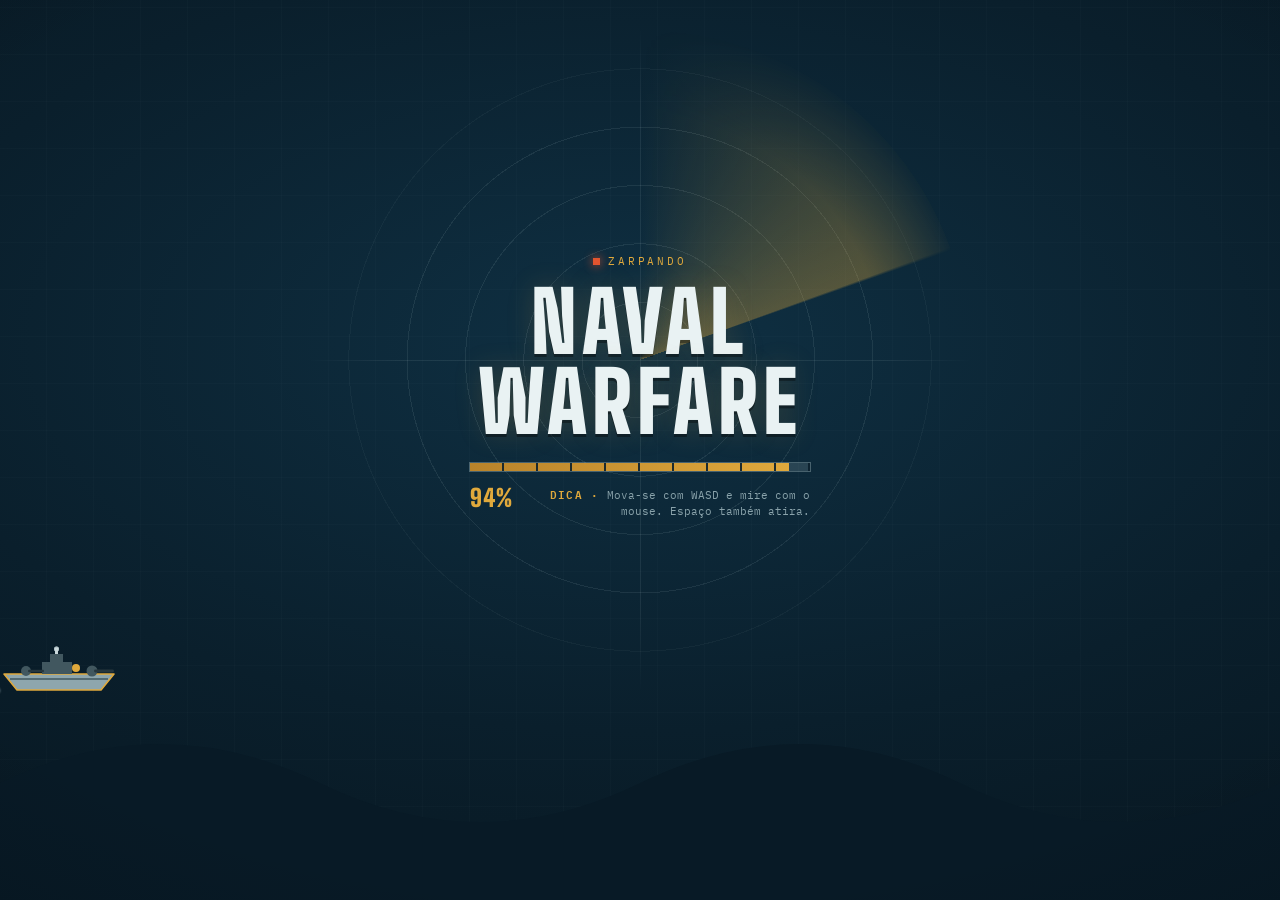
<file: index.html>
<!doctype html>
<html lang="pt-BR">
<head>
<meta charset="utf-8">
<meta name="viewport" content="width=device-width,initial-scale=1,viewport-fit=cover">
<title>Naval Warfare</title>
<link rel="preconnect" href="https://fonts.googleapis.com">
<link rel="preconnect" href="https://fonts.gstatic.com" crossorigin>
<link rel="stylesheet" href="https://fonts.googleapis.com/css2?family=Big+Shoulders+Display:wght@700;900&family=IBM+Plex+Mono:wght@400;500;600&display=swap">
<link rel="stylesheet" href="style.css?v=conta7">
</head>
<body>
<div id="loading" role="status" aria-live="polite">
  <div class="ld-radar" aria-hidden="true">
    <span class="ld-blip" style="left:68%;top:28.6%;animation-delay:-.42s"></span><span class="ld-blip" style="left:79.1%;top:74.4%;animation-delay:-4.17s"></span>
    <span class="ld-blip" style="left:37.4%;top:68%;animation-delay:-2.99s"></span><span class="ld-blip" style="left:21.4%;top:33.5%;animation-delay:-1.81s"></span>
  </div>
  <div class="ld-ship"><svg viewBox="0 0 120 50" aria-hidden="true">
    <path d="M4 28 H114 L101 44 H17 Z" fill="#8ea6ad" stroke="#e0a93c" stroke-width="1.6" stroke-linejoin="round"/>
    <path d="M10 33 H108" stroke="#41575f" stroke-width="1.4"/>
    <rect x="42" y="16" width="30" height="12" fill="#41575f"/><rect x="50" y="8" width="13" height="8" fill="#41575f"/>
    <circle class="sm" cx="56.5" cy="3" r="2.5"/><circle class="sm s2" cx="56.5" cy="3" r="2.5"/><circle class="sm s3" cx="56.5" cy="3" r="2.5"/><rect x="55" y="2" width="3" height="6" fill="#c9d8db"/><circle cx="76" cy="22" r="4" fill="#e0a93c"/>
    <circle cx="92" cy="25" r="5.5" fill="#41575f"/><rect x="94" y="23.6" width="20" height="2.8" rx="1.4" fill="#26363d"/>
    <circle cx="26" cy="25" r="5" fill="#41575f"/><rect x="28" y="23.7" width="16" height="2.6" rx="1.3" fill="#26363d"/>
  </svg></div>
  <div class="ld-box">
    <small id="ldStage">Preparando a frota</small>
    <b>Naval Warfare</b>
    <div class="ld-bar"><i id="ldFill"></i></div>
    <div class="ld-row"><span id="ldPct">0%</span><span id="ldTip"></span></div>
  </div>
  <div class="ld-sea" aria-hidden="true">
    <svg class="ld-wave c" viewBox="0 0 800 120" preserveAspectRatio="none"><path d="M0 60 Q50 20 100 60 T200 60 T300 60 T400 60 T500 60 T600 60 T700 60 T800 60 V120 H0Z" fill="#0f3043"/></svg>
    <svg class="ld-wave b" viewBox="0 0 800 120" preserveAspectRatio="none"><path d="M0 60 Q50 20 100 60 T200 60 T300 60 T400 60 T500 60 T600 60 T700 60 T800 60 V120 H0Z" fill="#0b2636"/></svg>
    <svg class="ld-wave" viewBox="0 0 800 120" preserveAspectRatio="none"><path d="M0 60 Q50 20 100 60 T200 60 T300 60 T400 60 T500 60 T600 60 T700 60 T800 60 V120 H0Z" fill="#081a26"/></svg>
  </div>
</div>
<canvas id="sea" aria-label="Mar de batalha"></canvas>

<div class="hud" id="hud">
  <div class="top">
    <div class="gauges">
      <div class="gauge"><span>CASCO</span><div class="bar" id="hpBar"><i class="lag" id="hpLag"></i><i id="hpFill"></i></div><span class="num" id="hpNum">100</span></div>
      <div class="gauge thin"><span>RECARGA</span><div class="bar"><i id="rlFill"></i></div><span class="num"></span></div>
      <div class="gauge" id="cvGauge" hidden><span>COMBOIO</span><div class="bar"><i id="cvFill" style="background:#8fd3e8"></i></div><span class="num" id="cvNum">0</span></div>
      <div class="readout"><span>RUMO <b id="rumo">000°</b></span><span><b id="knots">0</b> NÓS</span></div>
      <div class="lstats">
        <div class="stat sm warn"><span>FALTAM</span><b id="remain">0</b></div>
        <div class="stat sm"><span>ABATES</span><b id="killsHud">0</b></div>
        <div class="stat sm"><span>TEMPO</span><b id="ptime">0:00</b></div>
      </div>
      <div class="tag" id="buff" hidden>FOGO RÁPIDO</div>
    </div>
    <div class="right">
      <canvas class="mini" id="mini" aria-label="Minimapa" role="img"></canvas>
      <div class="btns">
        <button class="ibtn" id="btnSound" type="button" aria-label="Som ligado" aria-pressed="true" title="Som">
          <svg viewBox="0 0 24 24" fill="none" stroke="currentColor" stroke-width="1.8" stroke-linecap="round" stroke-linejoin="round" aria-hidden="true">
            <path d="M4 9.5v5h3.5L12 18.5v-13L7.5 9.5z"/><path d="M15.5 9a4 4 0 0 1 0 6"/><path d="M18 6.5a8 8 0 0 1 0 11"/>
            <path class="slash" d="M3 3l18 18"/>
          </svg>
        </button>
        <button class="ibtn" id="btnPause" type="button" aria-label="Pausar" title="Pausar (P)">
          <svg viewBox="0 0 24 24" fill="currentColor" aria-hidden="true"><rect x="6" y="5" width="4" height="14"/><rect x="14" y="5" width="4" height="14"/></svg>
        </button>
      </div>
      <div class="rstats" id="rstats">
        <div class="stat"><span>ONDA</span><b id="wave">1</b></div>
        <div class="wprog"><i id="wpFill"></i></div>
        <div class="stat"><span>PONTOS</span><b id="score">0</b></div>
        <div class="stat"><span>MOEDAS</span><b id="coins">0</b></div>
      </div>

    </div>
  </div>
</div>

<button class="ability" id="btnCloak" type="button" hidden>SUBMERGIR</button>
<div class="admmenu" id="admMenu" hidden></div>
<div id="admBanner" hidden style="position:fixed;top:env(safe-area-inset-top,0px);left:0;right:0;z-index:60;text-align:center;font:600 12px var(--font-mono);padding:6px 10px;background:var(--rust);color:#fff"></div>

<div class="boss" id="boss" hidden><div class="bs-top"><span class="bs-name" id="bsName">Chefe</span><span class="bs-st" id="bsSt"></span><span class="bs-pct" id="bsPct">100%</span></div><div class="bs-bar"><i class="bs-lag" id="bsLag"></i><i class="bs-fill" id="bsFill"></i></div></div>
<div class="banner" id="banner" aria-live="polite"></div>
<div id="fpsEl" hidden style="position:fixed;left:10px;bottom:calc(env(safe-area-inset-bottom,0px) + 6px);z-index:25;pointer-events:none;font:600 11px var(--font-mono);letter-spacing:.1em;padding:2px 6px;background:rgba(6,18,26,.6);border:1px solid var(--line);color:var(--good);font-variant-numeric:tabular-nums">-- FPS</div>

<div id="resumeCd" hidden aria-hidden="true">3</div>
<div class="overlay" id="ov">
  <div class="panel menu">
    <div class="ovtop"><div class="kicker" id="ovKicker"></div><span class="ovr"><span class="chip" id="bal"></span></span></div>
    <h1 class="title" id="ovTitle"></h1>
    <p class="lead" id="ovLead"></p>
    <div class="pinfo" id="pauseInfo" hidden>
      <div class="pship"><canvas id="pShipCv" width="192" height="96"></canvas><div class="pmeta"><b id="pShipName"></b><span id="pModeTag"></span></div></div>
      <div class="pbars">
        <div class="pbar"><span>CASCO</span><div class="bar"><i id="pHp"></i></div><b id="pHpN"></b></div>
        <div class="pbar" id="pCvRow" hidden><span>COMBOIO</span><div class="bar"><i id="pCv" style="background:#8fd3e8"></i></div><b id="pCvN"></b></div>
      </div>
      <dl class="stats pstats">
        <div><dt>Onda</dt><dd id="pWave">0</dd></div>
        <div><dt>Navios afundados</dt><dd id="pKills">0</dd></div>
        <div><dt>Pontos</dt><dd id="pScore">0</dd></div>
        <div><dt>Tempo</dt><dd id="pTime">0:00</dd></div>
      </dl>
    </div>
    <dl class="stats" id="ovStats" hidden>
      <div><dt>Onda alcançada</dt><dd id="sWave">0</dd></div>
      <div><dt>Navios afundados</dt><dd id="sKills">0</dd></div>
      <div><dt>Pontos</dt><dd id="sScore">0</dd></div>
      <div><dt>Recorde</dt><dd id="sBest">0</dd></div>
      <div><dt>Moedas ganhas</dt><dd id="sCoins">0</dd></div>
    </dl>
    <p class="note" id="sendMsg"></p>
    <button class="evcard" id="btnEvt" type="button" hidden aria-label="Abrir evento Colheita Sombria">
      <span class="evc-art"><canvas width="152" height="112" aria-hidden="true"></canvas></span>
      <span class="evc-txt"><small>Evento limitado</small><b>Colheita Sombria</b><em id="evcSub"></em></span>
      <span class="evc-st" id="ebSt">0%</span>
      <i class="evc-bar" aria-hidden="true"></i>
    </button>
    <div class="actions mmenu">
      <div class="mprimary">
        <button class="btn" id="btnMain" type="button">Zarpar</button>
        <button class="btn ghost" id="btnAlt" type="button" hidden>Recomeçar</button>
        <button class="btn ghost" id="btnMenu" type="button" hidden>Menu principal</button>
      </div>
      <div class="mgrp" id="pauseSet" hidden><span class="mgl">Ajustes</span><div class="mtiles">
        <button class="btn ghost" id="pSound" type="button"><svg viewBox="0 0 24 24" width="22" height="22" fill="none" stroke="currentColor" stroke-width="2" stroke-linecap="round" stroke-linejoin="round" aria-hidden="true"><path d="M4 9v6h4l5 4V5L8 9z"/><path d="M16.5 8.5a5 5 0 0 1 0 7"/></svg><span id="pSoundT">Som</span></button>
        <button class="btn ghost" id="pCfg" type="button"><svg viewBox="0 0 24 24" width="22" height="22" fill="none" stroke="currentColor" stroke-width="2" stroke-linecap="round" stroke-linejoin="round" aria-hidden="true"><path d="M4 6h10M18 6h2M4 12h4M12 12h8M4 18h12M20 18h0"/><circle cx="16" cy="6" r="2"/><circle cx="10" cy="12" r="2"/><circle cx="18" cy="18" r="2"/></svg><span>Configurações</span></button>
      </div></div>
      <div class="mgrp"><span class="mgl">Competir</span><div class="mtiles">
        <button class="btn ghost" id="btnMp" type="button" hidden><svg viewBox="0 0 24 24" width="22" height="22" fill="none" stroke="currentColor" stroke-width="2" stroke-linecap="round" stroke-linejoin="round" aria-hidden="true"><circle cx="9" cy="8" r="3"/><path d="M3 20c0-3.3 2.7-6 6-6s6 2.7 6 6"/><circle cx="17" cy="9" r="2.5"/><path d="M17 14c2.8 0 4 2 4 5"/></svg><span>Multijogador</span></button>
        <button class="btn ghost" id="btnRank" type="button" hidden><svg viewBox="0 0 24 24" width="22" height="22" fill="none" stroke="currentColor" stroke-width="2" stroke-linecap="round" stroke-linejoin="round" aria-hidden="true"><path d="M6 20V10M12 20V4M18 20v-7"/></svg><span>Ranking</span></button>
        <button class="btn ghost" id="btnFr" type="button" hidden><svg viewBox="0 0 24 24" width="22" height="22" fill="none" stroke="currentColor" stroke-width="2" stroke-linecap="round" stroke-linejoin="round" aria-hidden="true"><path d="M16 21v-2a4 4 0 0 0-4-4H6a4 4 0 0 0-4 4v2"/><circle cx="9" cy="7" r="4"/><path d="M22 21v-2a4 4 0 0 0-3-3.87M16 3.13a4 4 0 0 1 0 7.75"/></svg><span>Amigos</span><i class="frn" id="frN" hidden></i></button>
      </div></div>
      <div class="mgrp fleet"><span class="mgl">Frota</span><div class="mtiles">
        <button class="btn ghost" id="btnAch" type="button" hidden><svg viewBox="0 0 24 24" width="22" height="22" fill="none" stroke="currentColor" stroke-width="2" stroke-linecap="round" stroke-linejoin="round" aria-hidden="true"><path d="M12 3l2.7 5.6 6.1.9-4.4 4.3 1 6.1L12 17l-5.4 2.9 1-6.1L3.2 9.5l6.1-.9z"/></svg><span>Conquistas</span></button>
        <button class="btn ghost" id="btnBox" type="button"><svg viewBox="0 0 24 24" width="22" height="22" fill="none" stroke="currentColor" stroke-width="2" stroke-linecap="round" stroke-linejoin="round" aria-hidden="true"><path d="M3 8l9-5 9 5v9l-9 5-9-5z"/><path d="M3 8l9 5 9-5M12 13v9"/></svg><span>Caixas</span></button>
        <button class="btn ghost" id="btnYard" type="button"><svg viewBox="0 0 24 24" width="22" height="22" fill="none" stroke="currentColor" stroke-width="2" stroke-linecap="round" stroke-linejoin="round" aria-hidden="true"><path d="M14.7 6.3a4 4 0 0 0-5.4 5.1L3.5 17.2a1.8 1.8 0 0 0 2.5 2.5l5.8-5.8a4 4 0 0 0 5.1-5.4l-2.4 2.4-2.1-.5-.5-2.1z"/></svg><span>Oficina</span></button>
        <button class="btn ghost" id="btnShop" type="button"><svg viewBox="0 0 24 24" width="22" height="22" fill="none" stroke="currentColor" stroke-width="2" stroke-linecap="round" stroke-linejoin="round" aria-hidden="true"><path d="M3 9l2-5h14l2 5M3 9h18M3 9v11h18V9M9 20v-6h6v6"/></svg><span>Loja</span></button>
        <button class="btn ghost" id="btnDaily" type="button"><svg viewBox="0 0 24 24" width="22" height="22" fill="none" stroke="currentColor" stroke-width="2" stroke-linecap="round" stroke-linejoin="round" aria-hidden="true"><rect x="3" y="8" width="18" height="13" rx="1"/><path d="M12 8v13M3 12h18M12 8c-2-4-6-4-6-1s4 1 6 1zm0 0c2-4 6-4 6-1s-4 1-6 1z"/></svg><span>Diário</span></button>
        <button class="btn ghost" id="btnMis" type="button"><svg viewBox="0 0 24 24" width="22" height="22" fill="none" stroke="currentColor" stroke-width="2" stroke-linecap="round" stroke-linejoin="round" aria-hidden="true"><path d="M9 5H7a2 2 0 0 0-2 2v12a2 2 0 0 0 2 2h10a2 2 0 0 0 2-2V7a2 2 0 0 0-2-2h-2"/><rect x="9" y="3" width="6" height="4" rx="1"/><path d="m9 14 2 2 4-4"/></svg><span>Missões</span></button>
      </div></div>
      <div class="mfoot">
        <button class="btn ghost" id="btnHow" type="button"><svg viewBox="0 0 24 24" width="22" height="22" fill="none" stroke="currentColor" stroke-width="2" stroke-linecap="round" stroke-linejoin="round" aria-hidden="true"><circle cx="12" cy="12" r="9"/><path d="M9.5 9.5a2.5 2.5 0 1 1 3.5 2.3c-.7.4-1 .9-1 1.7M12 17h.01"/></svg><span>Como jogar</span></button>
        <button class="btn ghost" id="btnAdm" type="button" hidden>★ Painel admin</button>
        <button class="btn ghost acct" id="btnAcct" type="button" hidden>Entrar / Criar conta</button>
      </div>
    </div>
  </div>
</div>

<div class="overlay" id="helpEl" hidden><div class="panel">
  <div class="kicker">Como jogar</div>
  <h2 class="title sm">Controles</h2>
  <dl class="help">
    <div class="row only-desk"><dt>Navegar</dt><dd>W A S D ou setas</dd></div>
    <div class="row only-desk"><dt>Mirar</dt><dd>mouse</dd></div>
    <div class="row only-desk"><dt>Atirar</dt><dd>clique ou espaço</dd></div>
    <div class="row only-desk"><dt>Pausar</dt><dd>P ou Esc</dd></div>
    <div class="row only-desk"><dt>Habilidade</dt><dd>E ou Shift (Nautilon, Enterprize e Capitânia)</dd></div>
    <div class="row only-touch"><dt>Navegar</dt><dd>joystick esquerdo</dd></div>
    <div class="row only-touch"><dt>Mirar e atirar</dt><dd>joystick direito</dd></div>
  </dl>
  <p class="note">Caixas boiando consertam o casco, aceleram o canhão, dão escudo ou tiro triplo. Ilhas e icebergs bloqueiam navios e tiros; redemoinhos puxam e giram quem chega perto.</p>
  <div class="actions"><button class="btn ghost" id="helpBack" type="button">Voltar</button></div>
</div></div>

<div class="overlay" id="modeEl" hidden><div class="panel launch">
  <div class="lh"><div><div class="kicker">Preparar zarpada</div><h2 class="title sm">Navio e modo</h2></div><span class="chip" id="lBal"></span></div>
  <div class="lcols">
    <section class="lcol">
      <div class="lsec"><i>1</i>Escolha o navio</div>
      <div class="lfleet" id="lFleet" role="listbox" aria-label="Navios disponíveis"></div>
      <div class="lship" id="lShip"></div>
    </section>
    <section class="lcol">
      <div class="lsec"><i>2</i>Escolha o modo</div>
      <div class="lmodes">
        <button class="lmode" id="modeNormal" type="button" aria-pressed="true">
          <span class="lmi"><svg viewBox="0 0 24 24" width="22" height="22" fill="none" stroke="currentColor" stroke-width="2" stroke-linecap="round" stroke-linejoin="round" aria-hidden="true"><path d="M3 15c3 0 3-2 6-2s3 2 6 2 3-2 6-2"/><path d="M3 20c3 0 3-2 6-2s3 2 6 2 3-2 6-2"/><path d="M12 3v7M12 3l5 4-5 3"/></svg></span>
          <span class="lmt"><b>Normal</b><small>Ondas de navios inimigos e um chefe a cada 5 ondas.</small><em>Vale no ranking</em></span>
        </button>
        <button class="lmode hard" id="modeHard" type="button" aria-pressed="false">
          <span class="lmi"><svg viewBox="0 0 24 24" width="22" height="22" fill="none" stroke="currentColor" stroke-width="2" stroke-linecap="round" stroke-linejoin="round" aria-hidden="true"><path d="M12 3c1 3 4 4.5 4 8.5A4 4 0 0 1 12 16a4 4 0 0 1-4-4.5c0-1.5.7-2.5 1.5-3.5.3 1 .8 1.6 1.5 1.8C11 7 11 5 12 3z"/><path d="M8 20h8"/></svg></span>
          <span class="lmt"><b>Hardcore</b><small>Inimigos usam poderes de navios e chefes têm o triplo de vida.</small><em>Fora do ranking</em></span>
        </button>
        <button class="lmode esc" id="modeEsc" type="button" aria-pressed="false">
          <span class="lmi"><svg viewBox="0 0 24 24" width="22" height="22" fill="none" stroke="currentColor" stroke-width="2" stroke-linecap="round" stroke-linejoin="round" aria-hidden="true"><path d="M12 2l8 3v6c0 5-3.5 8.5-8 10-4.5-1.5-8-5-8-10V5z"/><path d="M9 12l2 2 4-4"/></svg></span>
          <span class="lmt"><b>Escolta</b><small>Proteja um navio de carga por quantas ondas conseguir. Se ele afundar, acabou.</small><em>Fora do ranking · recorde próprio</em></span>
        </button>
      </div>
    </section>
  </div>
  <div class="actions lact">
    <button class="btn" id="modeGo" type="button">Zarpar</button>
    <button class="btn ghost" id="modeYard" type="button">Oficina</button>
    <button class="btn ghost" id="modeShop" type="button">Loja</button>
    <button class="btn ghost" id="modeBack" type="button">Voltar</button>
  </div>
</div></div>

<div id="mate" hidden style="position:fixed;left:50%;transform:translateX(-50%);top:calc(env(safe-area-inset-top,0px) + 12px);z-index:5;pointer-events:none;width:min(170px,34vw);font-size:11px;letter-spacing:.14em;color:var(--steel);text-align:center;display:flex;flex-direction:column;gap:5px"></div>
<div id="pings" hidden><button type="button" data-k="0">1 · Ajuda!</button><button type="button" data-k="1">2 · Vem aqui</button><button type="button" data-k="2">3 · Cuidado!</button><button type="button" data-k="3">4 · Valeu!</button></div>
<div class="overlay" id="mpEl" hidden><div class="panel mpp">
  <div class="mpt"><div class="kicker" id="mpKicker">Cooperativo · até 4 jogadores</div><h1 class="title sm" id="mpTitle">Multijogador</h1></div>
  <div class="tabs mptabs" id="mpTabs" role="tablist" aria-label="Tipo de partida"><button type="button" role="tab" data-vs="0" class="on" aria-selected="true">Esquadra<i>até 4 · coop</i></button><button type="button" role="tab" data-vs="1" aria-selected="false">Versus<i>1×1</i></button></div>
  <p class="mpstat" id="mpMsg" role="status" aria-live="polite"></p>
  <div class="mpjoin">
    <div class="mpcard"><b>Criar sala</b><small>Você é o anfitrião e manda o código aos amigos.</small>
      <button class="btn" id="mpCreate" type="button">Criar sala</button></div>
    <div class="mpcard"><b>Entrar numa sala</b><small>Digite o código de 4 letras que o anfitrião mandou.</small>
      <input id="mpCode" maxlength="4" placeholder="CÓDIGO" autocomplete="off" autocapitalize="characters" spellcheck="false">
      <button class="btn ghost" id="mpJoin" type="button">Entrar na sala</button></div>
  </div>
  <div class="mplobby">
    <div class="mpticket"><div><span class="mlbl">Código da sala</span><div id="mpBig"></div></div><button class="btn ghost" id="mpShare" type="button" hidden>Copiar código</button></div>
    <div class="mpinv" id="mpInvBox" hidden><div class="mplbl"><span>Convidar amigos</span><b id="mpInvN"></b></div><div id="mpInv"></div></div>
    <div class="mpopts" id="mpOpts" hidden>
      <span class="mlbl" style="grid-column:1/-1">Configurações da sala</span>
      <button class="btn ghost" id="mpMode" type="button" title="Toque para alternar entre Normal, Hardcore e Escolta">Modo: Normal</button>
      <button class="btn ghost" id="mpOptHp" type="button" title="Toque para alternar a vida dos inimigos"></button>
      <button class="btn ghost" id="mpOptMax" type="button" title="Toque para alternar o máximo de jogadores"></button>
      <button class="btn ghost" id="mpOptBuoy" type="button" title="Liga ou desliga a boia de resgate de aliados afundados"></button>
    </div>
    <div class="mplbl"><span>Jogadores</span><b id="mpCount"></b></div>
    <div id="mpList"></div>
    <div class="giftrow" id="mpGift" hidden><span class="mlbl">Presentear com moedas: toque no 🎁 de um jogador</span><div class="ushp" id="mpAmts"></div></div>
  </div>
  <div class="actions mpact">
    <button class="btn" id="mpGo" type="button" hidden>Zarpar</button>
    <button class="btn ghost" id="mpBack" type="button">Voltar</button>
  </div>
</div></div>
<div class="overlay" id="auth" hidden><div class="panel">
  <h1 class="title sm">Conta</h1>
  <div class="tabs" id="aTabs"><button type="button" data-m="login" class="on">Entrar</button><button type="button" data-m="signup">Criar conta</button></div>
  <p class="note" id="aNote"></p>
  <input class="fld" id="aUser" maxlength="16" placeholder="Nome de usuário" autocomplete="username" autocapitalize="none">
  <div style="display:flex;gap:8px"><input class="fld" id="aPass" type="password" placeholder="Senha" autocomplete="current-password" style="flex:1;min-width:0"><button class="btn ghost" id="aShow" type="button" style="min-height:0;padding:0 12px" aria-label="Mostrar senha">ver</button></div>
  <input class="fld" id="aPass2" type="password" placeholder="Repita a senha" autocomplete="new-password" hidden>
  <p class="note" id="aMsg"></p>
  <div class="actions">
    <button class="btn" id="aGo" type="button">Entrar</button>
    <button class="btn ghost" id="aBack" type="button">Voltar</button>
  </div>
</div></div>
<div class="overlay" id="acctEl" hidden><div class="panel acctp" role="dialog" aria-label="Conta">
  <div class="pf-top"><div class="kicker">Conta</div></div>
  <div class="ac-body">
    <div class="pf-hd" id="pHd"><div class="pf-banner"></div>
      <div class="pf-hero"><div class="pf-avw"><div class="pf-av xl" id="pAv"></div></div>
        <div class="pf-id"><h1 class="pf-name" id="pName"></h1><div class="pf-tags" id="pTags"></div></div></div>
      <div class="ac-quick"><button class="btn ghost" id="pProf" type="button">Ver perfil</button><button class="btn ghost" id="pEditBtn" type="button">Editar perfil</button></div>
    </div>
    <div class="pf-grid" id="pStats"></div>
    <div class="ac-sync"><i class="ac-dot" aria-hidden="true"></i><span id="pSync"></span><button class="btn ghost" id="pSyncBtn" type="button">Sincronizar</button></div>
    <section class="ac-sec"><div class="pf-sec">Nome de usuário <small>1 troca a cada 7 dias</small></div>
      <div class="ac-row"><input class="fld" id="pRename" maxlength="16" placeholder="Novo nome (3 a 16)" autocomplete="off" autocapitalize="none" spellcheck="false" aria-label="Novo nome de usuário"><button class="btn ghost" id="pRenBtn" type="button">Trocar</button></div></section>
    <section class="ac-sec"><div class="pf-sec">Senha <small>mínimo 6 caracteres</small></div>
      <div class="ac-row"><input class="fld" id="pNew" type="password" placeholder="Nova senha" autocomplete="new-password" aria-label="Nova senha"><button class="btn ghost" id="pPass" type="button">Alterar</button></div></section>
  </div>
  <p class="note" id="pMsg" aria-live="polite"></p>
  <div class="actions ac-act">
    <button class="btn" id="pBack" type="button">Voltar</button>
    <button class="btn ghost" id="pAdm" type="button" hidden>Painel admin</button>
    <button class="btn ghost ac-out" id="pOut" type="button">Sair da conta</button>
  </div>
</div></div>
<div class="overlay" id="adm" hidden><div class="panel">
  <div class="kicker">Administrador</div><h1 class="title sm">Painel admin</h1>
  <div class="tabs" id="admTabs"><button type="button" data-t="contas" class="on">Contas</button><button type="button" data-t="stats">Stats</button><button type="button" data-t="avisos">Avisos</button><button type="button" data-t="log">Log</button></div>
  <p class="note" id="admMsg"></p>
  <input id="admQ" type="search" placeholder="Buscar conta pelo nome" autocomplete="off" style="width:100%;box-sizing:border-box;min-height:40px;margin-bottom:8px;padding:0 10px;background:transparent;border:1px solid var(--line);color:inherit;font:inherit">
  <div id="admBody" style="font-size:13px"></div>
  <div class="actions"><button class="btn ghost" id="admBack" type="button">Voltar</button></div>
</div></div>
<div class="overlay" id="achEl" hidden><div class="panel achp">
  <div class="ah">
    <div class="ring" id="achRing" role="img"><b id="achPct">0%</b></div>
    <div class="asum">
      <div class="kicker">Conquistas</div>
      <div class="acount"><b id="achNum">0</b><span id="achTot">/ 0</span></div>
      <div class="acoin" id="achCoin"></div>
    </div>
  </div>
  <p class="note" id="achNote" hidden></p>
  <div class="anext" id="achNext" hidden></div>
  <div class="acats" id="achCats" role="tablist" aria-label="Categorias"></div>
  <div class="tabs" id="achTabs"><button type="button" data-f="all" class="on">Todas<i></i></button><button type="button" data-f="ok">Ganhas<i></i></button><button type="button" data-f="lock">Faltam<i></i></button></div>
  <div id="achBody"></div>
  <div class="actions"><button class="btn ghost" id="achBack" type="button">Voltar</button></div>
</div></div>
<div class="overlay" id="rank" hidden><div class="panel rkp">
  <div class="rkh"><div><div class="kicker">Classificação</div><h1 class="title sm">Ranking</h1></div><button class="btn ghost" id="pMine" type="button" hidden>Meu perfil</button></div>
  <div id="rTabs" class="rk-tabs" role="tablist" aria-label="Tipo de ranking"><button data-tab="semana" type="button" role="tab"><svg viewBox="0 0 24 24" width="22" height="22" fill="none" stroke="currentColor" stroke-width="2" stroke-linecap="round" stroke-linejoin="round" aria-hidden="true"><rect x="4" y="5" width="16" height="15" rx="1"/><path d="M4 10h16M8 3v4M16 3v4"/></svg><b>Semana</b><small>Zera domingo</small></button><button data-tab="pontos" type="button" role="tab"><svg viewBox="0 0 24 24" width="22" height="22" fill="none" stroke="currentColor" stroke-width="2" stroke-linecap="round" stroke-linejoin="round" aria-hidden="true"><path d="M12 3l2.7 5.6 6.1.9-4.4 4.3 1 6.1L12 17l-5.4 2.9 1-6.1L3.2 9.5l6.1-.9z"/></svg><b>Pontos</b><small>Recorde</small></button><button data-tab="kills" type="button" role="tab"><svg viewBox="0 0 24 24" width="22" height="22" fill="none" stroke="currentColor" stroke-width="2" stroke-linecap="round" stroke-linejoin="round" aria-hidden="true"><circle cx="12" cy="12" r="7"/><path d="M12 2v4M12 18v4M2 12h4M18 12h4"/></svg><b>Abates</b><small>Navios</small></button><button data-tab="horas" type="button" role="tab"><svg viewBox="0 0 24 24" width="22" height="22" fill="none" stroke="currentColor" stroke-width="2" stroke-linecap="round" stroke-linejoin="round" aria-hidden="true"><circle cx="12" cy="12" r="9"/><path d="M12 7v5l3 2"/></svg><b>Horas</b><small>Tempo</small></button></div>
  <div class="rk-search"><svg viewBox="0 0 24 24" width="18" height="18" fill="none" stroke="currentColor" stroke-width="2" stroke-linecap="round" aria-hidden="true"><circle cx="11" cy="11" r="7"/><path d="M20 20l-3.5-3.5"/></svg><input id="pSearch" maxlength="16" placeholder="Buscar jogador" autocomplete="off" autocapitalize="none" spellcheck="false"><button class="btn ghost" id="pGo" type="button">Buscar</button></div>
  <div id="rankInfo" class="rk-info" hidden></div>
  <div id="rankMe" class="rk-meb" hidden></div>
  <div id="rankBody"></div>
  <p class="rk-hint">Toque em um jogador para ver o perfil.</p>
  <div class="actions"><button class="btn ghost" id="rankBack" type="button">Voltar</button></div>
</div></div>
<button class="ibtn" id="btnCfg" type="button" aria-label="Configurações" title="Configurações" style="position:fixed;top:calc(env(safe-area-inset-top,0px) + 10px);right:12px;z-index:20"><svg viewBox="0 0 24 24" fill="none" stroke="currentColor" stroke-width="1.8" stroke-linecap="round" stroke-linejoin="round" aria-hidden="true"><circle cx="12" cy="12" r="3"/><path d="M19.4 15a1.7 1.7 0 0 0 .3 1.8l.1.1a2 2 0 1 1-2.8 2.8l-.1-.1a1.7 1.7 0 0 0-1.8-.3 1.7 1.7 0 0 0-1 1.5V21a2 2 0 1 1-4 0v-.1a1.7 1.7 0 0 0-1.1-1.5 1.7 1.7 0 0 0-1.8.3l-.1.1a2 2 0 1 1-2.8-2.8l.1-.1a1.7 1.7 0 0 0 .3-1.8 1.7 1.7 0 0 0-1.5-1H3a2 2 0 1 1 0-4h.1a1.7 1.7 0 0 0 1.5-1.1 1.7 1.7 0 0 0-.3-1.8l-.1-.1a2 2 0 1 1 2.8-2.8l.1.1a1.7 1.7 0 0 0 1.8.3H9a1.7 1.7 0 0 0 1-1.5V3a2 2 0 1 1 4 0v.1a1.7 1.7 0 0 0 1 1.5 1.7 1.7 0 0 0 1.8-.3l.1-.1a2 2 0 1 1 2.8 2.8l-.1.1a1.7 1.7 0 0 0-.3 1.8V9a1.7 1.7 0 0 0 1.5 1H21a2 2 0 1 1 0 4h-.1a1.7 1.7 0 0 0-1.5 1z"/></svg></button>


<div class="overlay" id="cfg" hidden style="z-index:30"><div class="panel cfgp" role="dialog" aria-label="Configurações">
  <div class="cfh"><div><div class="kicker">Ajustes</div><h1 class="title sm">Configurações</h1></div><button class="ibtn cfx" id="cfgX" type="button" aria-label="Fechar"><svg viewBox="0 0 24 24" fill="none" stroke="currentColor" stroke-width="2" stroke-linecap="round" aria-hidden="true"><path d="M6 6l12 12M18 6L6 18"/></svg></button></div>
  <div class="cfpre" id="cfgPre"></div>
  <div class="cftabs" id="cfgTabs" role="tablist"></div>
  <div class="cfbody" id="cfgBody"></div>
  <div class="actions cfoot"><button class="btn ghost" id="cfgReset" type="button">Restaurar padrões</button><button class="btn" id="cfgBack" type="button">Concluir</button></div>
</div></div>
<div class="overlay" id="prof" hidden><div class="panel profp" role="dialog" aria-label="Perfil">
  <div class="pf-top"><div class="kicker">Perfil do capitão</div><button class="ibtn" id="profX" type="button" aria-label="Fechar"><svg viewBox="0 0 24 24" fill="none" stroke="currentColor" stroke-width="2" stroke-linecap="round" aria-hidden="true"><path d="M6 6l12 12M18 6L6 18"/></svg></button></div>
  <h1 class="pf-sr" id="profName"></h1>
  <div id="profBody"></div>
  <p class="note" id="profMsg" aria-live="polite" style="margin:0"></p>
  <div class="actions pf-act"><button class="btn" id="profEdit" type="button" hidden>Editar perfil</button><button class="btn" id="profFriend" type="button" hidden>Adicionar amigo</button><button class="btn ghost" id="profBack" type="button">Voltar</button></div>
</div></div>

<div class="overlay" id="peEl" hidden><div class="panel pep" role="dialog" aria-label="Personalizar perfil">
  <div class="kicker">Perfil</div>
  <h1 class="title sm">Personalizar</h1>
  <div class="pe-prev" id="peHero">
    <div class="pf-banner"></div>
    <div class="pe-row">
      <div class="pf-av xl" id="peAv"></div>
      <div class="pe-id"><b class="pe-name" id="peNm"></b><div class="pf-bio empty" id="pePv"></div></div>
    </div>
  </div>
  <div class="pe-btns">
    <button class="btn ghost" id="pePick" type="button">Escolher foto</button>
    <button class="btn ghost" id="peDel" type="button">Remover foto</button>
  </div>
  <div class="pe-stage" id="peStage" hidden><canvas id="peCv" width="240" height="240" aria-label="Enquadramento da foto"></canvas><label class="pe-zoom"><span>Zoom</span><input type="range" id="peZoom" min="100" max="300" value="100"></label><p class="pe-hint">Arraste a foto para enquadrar</p></div>
  <input id="peFile" type="file" accept="image/*" hidden>
  <div class="pe-bio">
    <div class="pe-bh"><label class="mlbl" for="peBio">Bio</label><div class="pe-count" id="peCount">0/140</div></div>
    <textarea class="fld" id="peBio" maxlength="140" rows="3" placeholder="Conte algo sobre você, seu navio favorito, seu recorde…" spellcheck="false"></textarea>
    <div class="pe-meter"><i id="peMeter"></i></div>
  </div>
  <p class="note" id="peMsg">Foto e bio aparecem no seu perfil. A foto é recortada em quadrado e reduzida automaticamente.</p>
  <div class="actions"><button class="btn" id="peSave" type="button">Salvar</button><button class="btn ghost" id="peCancel" type="button">Cancelar</button></div>
</div></div>

<div class="overlay" id="shop" hidden><div class="panel">
  <div class="w-top"><h1>Loja</h1><div class="w-bal">$ <span id="shopCoins">0</span></div></div>
  <div class="shop-timer"><div><span>Próxima troca de estoque</span><b id="shopTimer">--:--</b></div><i><u id="shopBar"></u></i></div>
  <div id="shopBody"></div>
  <div class="actions"><button class="btn ghost" id="shopBack" type="button">Voltar</button></div>
</div></div>

<div class="overlay" id="yard" hidden><div class="panel">
  <div class="w-top"><h1>Oficina</h1><div class="w-bal">$ <span id="yardCoins">0</span></div></div>
  <p class="note" style="margin:0">Todos os seus navios ficam aqui. Escolha um e melhore casco, canhões, recarga e motores (até o nível 5). Cada navio tem suas próprias melhorias.</p>
  <div class="lfleet" id="yardFleet" role="listbox" aria-label="Seus navios"></div>
  <div id="yardBody"></div>
  <div class="actions"><button class="btn ghost" id="yardBack" type="button">Voltar</button></div>
</div></div>

<div class="overlay" id="daily" hidden><div class="panel">
  <div class="w-top"><h1>Recompensa diária</h1><div class="w-bal" id="dailyStreak">0/7</div></div>
  <p class="note" style="margin:0">Entre todo dia para continuar a sequência. No dia 7 você ganha o barco Fênix. Se faltar um dia, a sequência recomeça.</p>
  <div id="dailyBody"></div>
  <p class="note" id="dailyBonus" style="margin:0"></p>
  <div class="actions"><button class="btn" id="dailyClaim" type="button">Resgatar</button><button class="btn ghost" id="dailyBack" type="button">Voltar</button></div>
</div></div>
<div class="overlay" id="wkPrize" hidden role="dialog" aria-modal="true" aria-labelledby="wkTitle"><div class="panel wk-panel">
  <div class="wk-ico" id="wkIco">🏆</div>
  <div class="kicker">Ranking semanal encerrado</div>
  <h1 class="title sm" id="wkTitle">Parabéns!</h1>
  <p class="note" id="wkSub" style="margin:0"></p>
  <div class="wk-amt" id="wkAmt">+0 moedas</div>
  <div id="wkList"></div>
  <p class="note" style="margin:0">As moedas já foram adicionadas ao seu saldo.</p>
  <div class="actions"><button class="btn" id="wkOk" type="button">Continuar</button></div>
</div></div>
<div class="overlay" id="boxEl" hidden><div class="panel">
  <div class="w-top"><h1>Caixas</h1><div class="w-bal">$ <span id="boxCoins">0</span></div></div>
  <div id="boxList"></div>
  <div id="boxStage" hidden>
    <div class="bx-view" id="boxView"><i class="bx-mark"></i><div class="bx-strip" id="boxStrip"></div></div>
    <div class="bx-res" id="boxRes" hidden></div>
    <div class="actions" id="boxAct"></div>
  </div>
  <div class="actions"><button class="btn ghost" id="boxBack" type="button">Voltar</button></div>
</div></div>
<div class="overlay" id="misEl" hidden><div class="panel">
  <div class="w-top"><h1>Missões diárias</h1><div class="w-bal" id="misCount">0/3</div></div>
  <p class="note" style="margin:0">Três missões novas por dia (viram à meia-noite, horário de Brasília), cada uma com dificuldade e recompensa diferentes. Resgate as três para ganhar um bônus que cresce a cada dia seguido.</p>
  <div class="ms-sum"><span id="misStreak"></span><span id="misTime"></span></div>
  <div id="misBody"></div>
  <p class="note" id="misMsg" style="margin:0"></p>
  <div class="actions"><button class="btn ghost" id="misBack" type="button">Voltar</button></div>
</div></div>
<div class="overlay" id="frEl" hidden><div class="panel">
  <div class="w-top"><h1>Amigos</h1><div class="w-bal" id="frCount"></div></div>
  <div class="fr-tabs" id="frTabs"><button type="button" data-t="amigos">Amigos</button><button type="button" data-t="caixa">Caixa<i class="frn" id="frTabN" hidden></i></button><button type="button" data-t="add">Adicionar</button></div>
  <div class="fr-box" id="frAddBox" hidden>
    <label class="mlbl" for="frName">Nome do jogador</label>
    <input class="fld" id="frName" maxlength="16" autocomplete="off" autocapitalize="none" spellcheck="false" placeholder="ex.: capitao_ferro">
    <div class="actions"><button class="btn" id="frAdd" type="button">Enviar pedido</button></div>
  </div>
  <p class="note" id="frMsg" style="margin:0"></p>
  <div id="frBody"></div>
  <div class="actions"><button class="btn ghost" id="frBack" type="button">Voltar</button></div>
</div></div>
<div class="overlay" id="evtEl" hidden><div class="panel evp" role="dialog" aria-modal="true" aria-labelledby="evtTitle">
  <div class="ev-head"><div><div class="kicker">Evento limitado</div><h1 class="title sm" id="evtTitle">Colheita Sombria</h1></div><span class="chip" id="evtBal"></span></div>
  <div class="ev-hero">
    <div class="ev-art"><canvas width="152" height="112"></canvas></div>
    <div class="ev-hinfo"><span class="ev-tag" id="evtTag">Barco de evento</span><b id="evtShip">Yamaton</b><span class="ev-sub" id="evtShipSub"></span><div class="ev-stats" id="evtStats"></div></div>
  </div>
  <div class="ev-sec"><span>Para conquistar</span><b id="evtOverall"></b></div>
  <ol class="ev-steps" id="evtBars"></ol>
  <div class="ev-sec"><span>Poderes do navio</span></div>
  <div class="ev-perks" id="evtPerks"></div>
  <div class="ev-foot">
    <p class="note" id="evtMsg" aria-live="polite"></p>
    <div class="actions"><button class="btn" id="evtClaim" type="button">Conquistar</button><button class="btn ghost" id="evtBack" type="button">Voltar</button></div>
  </div>
</div></div>
<script src="game.js?v=conta7"></script>
</body>
</html>
</file>
<file: style.css>
/* Naval Warfare - estilos (blocos originais, na mesma ordem) */
:root{color-scheme:light;box-sizing:border-box;padding-top:env(safe-area-inset-top,0px);padding-bottom:env(safe-area-inset-bottom,0px)}html{scroll-padding-top:env(safe-area-inset-top,0px)}body{margin:0;padding:0;font:14px -apple-system,BlinkMacSystemFont,sans-serif;background:#faf9f5;color:#141413}img{max-width:100%}[hidden]:not([hidden=until-found i]){display:none!important}

/* Layout: um mar em tela cheia; os instrumentos ficam nos cantos como o console de uma ponte de comando. Latão marca o jogador, ferrugem marca o inimigo. */
:root {
  --sea-deep: #0a1f2c;
  --sea: #0f3043;
  --foam: #d4e8ea;
  --brass: #e0a93c;
  --rust: #e2552f;
  --steel: #8aa3ab;
  --ink: #e9f2f3;
  --good: #4fd1a5;
  --scrim: rgba(6, 18, 26, .8);
  --line: rgba(212, 232, 234, .22);
  --font-display: 'Big Shoulders Display', Impact, 'Arial Narrow', sans-serif;
  --font-mono: 'IBM Plex Mono', ui-monospace, Menlo, Consolas, monospace;
  color-scheme: dark;
}
html { height: 100%; overflow: hidden; background: var(--sea-deep); }
body {
  height: 100%; margin: 0; overflow: hidden;
  background: var(--sea-deep); color: var(--ink);
  font-family: var(--font-mono);
  -webkit-user-select: none; user-select: none;
  -webkit-touch-callout: none; overscroll-behavior: none;
}
#sea {
  position: fixed; inset: 0; width: 100%; height: 100%;
  display: block; touch-action: none; cursor: crosshair;
  background: var(--sea-deep);
}
body.touch #sea { cursor: default; }

/* HUD */
.hud {
  position: fixed; inset: 0; box-sizing: border-box; pointer-events: none;
  padding: calc(env(safe-area-inset-top, 0px) + 12px) 16px calc(env(safe-area-inset-bottom, 0px) + 12px);
}
body[data-state="menu"] .hud { visibility: hidden; }
.top { display: flex; justify-content: space-between; align-items: flex-start; gap: 12px; }
.gauges { display: flex; flex-direction: column; gap: 6px; width: min(230px, 56vw); min-width: 0; }
.gauge {
  display: grid; grid-template-columns: 5.4em minmax(0, 1fr) 3.2ch; align-items: center; gap: 8px;
  font-size: 11px; letter-spacing: .14em; color: var(--steel);
}
.bar { height: 9px; position: relative; overflow: hidden; background: rgba(212, 232, 234, .1); border: 1px solid var(--line); }
.gauge.thin .bar { height: 5px; }
.bar i { position: absolute; inset: 0; transform-origin: left center; background: var(--brass); }
.bar.low i { background: var(--rust); }
.num { color: var(--ink); text-align: right; font-variant-numeric: tabular-nums; }
.readout { display: flex; gap: 16px; font-size: 11px; letter-spacing: .14em; color: var(--steel); }
.readout b { color: var(--ink); font-weight: 500; font-variant-numeric: tabular-nums; }
.tag { align-self: flex-start; padding: 2px 8px; border: 1px solid var(--brass); color: var(--brass); font-size: 11px; letter-spacing: .16em; }
.right { display: flex; flex-direction: column; align-items: flex-end; gap: 4px; }
.btns { display: flex; gap: 8px; margin-bottom: 4px; }
.ibtn {
  pointer-events: auto; width: 42px; height: 42px; padding: 0; cursor: pointer;
  display: grid; place-items: center; color: var(--ink);
  background: rgba(10, 31, 44, .66); border: 1px solid var(--line);
}
.ibtn:hover { border-color: var(--brass); }
.ibtn:focus-visible { outline: 2px solid var(--brass); outline-offset: 2px; }
.ibtn svg { width: 20px; height: 20px; display: block; }
.ibtn .slash { display: none; }
.ibtn.off .slash { display: block; }
.stat { display: flex; align-items: baseline; gap: 10px; font-size: 10px; letter-spacing: .22em; color: var(--steel); }
.lstats { display: flex; flex-wrap: wrap; gap: 4px 16px; }
.stat.sm b { font-size: 22px; }
.stat.sm.warn b { color: var(--brass); }
.stat b {
  font-family: var(--font-display); font-weight: 900; font-size: 30px; line-height: 1;
  letter-spacing: .02em; color: var(--ink); font-variant-numeric: tabular-nums;
}

#buff { white-space: pre-line; text-align: right; }
/* Faixa de aviso */
.banner {
  position: fixed; left: 50%; top: calc(env(safe-area-inset-top, 0px) + 22%); box-sizing: border-box;
  width: max-content; max-width: min(88vw, 460px); padding: 10px 26px 12px; margin: 0;
  display: flex; flex-direction: column; align-items: center; gap: 5px;
  text-align: center; pointer-events: none; opacity: 0; translate: -50% 0;
  background: linear-gradient(90deg, transparent, rgba(4, 14, 22, .62) 18%, rgba(4, 14, 22, .62) 82%, transparent);
  border-top: 1px solid rgba(201, 162, 90, .45); border-bottom: 1px solid rgba(201, 162, 90, .45);
}
.banner b {
  font-family: var(--font-display); font-weight: 900; text-transform: uppercase;
  font-size: clamp(20px, 5.4vw, 34px); line-height: 1.1; letter-spacing: .1em;
  color: var(--foam); text-shadow: 0 2px 10px rgba(4, 14, 22, .8); text-wrap: balance;
}
.banner span { font-size: 11px; line-height: 1.3; letter-spacing: .16em; text-transform: uppercase; color: var(--brass); text-shadow: 0 1px 6px rgba(4, 14, 22, .9); text-wrap: balance; }
.banner.show { animation: bn 2.4s ease both; }
@keyframes bn { 0% { opacity: 0; transform: scale(.94); } 12% { opacity: 1; transform: scale(1); } 78% { opacity: 1; } 100% { opacity: 0; } }
@media (prefers-reduced-motion: reduce) {
  .banner.show { animation-name: bn2; }
  @keyframes bn2 { 0% { opacity: 0; } 12% { opacity: 1; } 78% { opacity: 1; } 100% { opacity: 0; } }
}

/* Telas */
.overlay {
  position: fixed; inset: 0; box-sizing: border-box; display: flex; overflow-y: auto;
  padding: calc(env(safe-area-inset-top, 0px) + 20px) 16px calc(env(safe-area-inset-bottom, 0px) + 20px);
  background: var(--scrim); -webkit-backdrop-filter: blur(3px); backdrop-filter: blur(3px);
}
.panel { width: min(520px, 100%); margin: auto; display: flex; flex-direction: column; gap: 18px; min-width: 0; }
.kicker { font-size: 11px; letter-spacing: .28em; text-transform: uppercase; color: var(--brass); }
.title {
  margin: 0; font-family: var(--font-display); font-weight: 900; text-transform: uppercase;
  font-size: clamp(60px, 17vw, 120px); line-height: .9; letter-spacing: .02em; text-wrap: balance;
}
.lead { margin: 0; max-width: 46ch; font-size: 14px; line-height: 1.6; }
.help { margin: 0; padding: 12px 0; display: grid; gap: 8px; border-top: 1px solid var(--line); border-bottom: 1px solid var(--line); font-size: 12px; line-height: 1.5; }
.help .row { display: grid; grid-template-columns: minmax(0, 10em) minmax(0, 1fr); gap: 12px; }
.help dt { color: var(--steel); letter-spacing: .08em; text-transform: uppercase; font-size: 11px; }
.help dd { margin: 0; color: var(--ink); }
body.touch .help .only-desk { display: none; }
body:not(.touch) .help .only-touch { display: none; }
.note { margin: 0; font-size: 12px; line-height: 1.5; color: var(--steel); }
.stats { margin: 0; display: grid; grid-template-columns: repeat(2, minmax(0, 1fr)); gap: 12px 18px; }
.stats > div { border-top: 1px solid var(--line); padding-top: 8px; }
.stats dt { font-size: 10px; letter-spacing: .2em; text-transform: uppercase; color: var(--steel); }
.stats dd { margin: 2px 0 0; font-family: var(--font-display); font-weight: 900; font-size: 36px; line-height: 1.05; font-variant-numeric: tabular-nums; }
.actions { display: flex; flex-wrap: wrap; gap: 12px; align-items: center; }
.btn {
  min-height: 52px; padding: 10px 44px 10px 26px; cursor: pointer; border: 0;
  font-family: var(--font-display); font-weight: 900; font-size: 26px; letter-spacing: .1em; text-transform: uppercase;
  background: var(--brass); color: #1b1305;
  clip-path: polygon(0 0, calc(100% - 18px) 0, 100% 50%, calc(100% - 18px) 100%, 0 100%);
}
.btn:hover { background: #f0bd55; }
.btn:focus-visible { background: var(--foam); }
.btn.ghost {
  clip-path: none; padding: 10px 22px; font-size: 20px;
  background: transparent; color: var(--ink); border: 1px solid var(--line);
}
.btn.ghost:hover { border-color: var(--brass); background: transparent; }
.btn.ghost:focus-visible { outline: 2px solid var(--brass); outline-offset: 2px; background: transparent; }

.ability { position: fixed; left: 50%; transform: translateX(-50%); bottom: calc(env(safe-area-inset-bottom, 0px) + 20px); z-index: 2; min-width: 160px; min-height: 44px; padding: 6px 16px;
  background: rgba(10, 31, 44, .7); border: 1px solid var(--brass); color: var(--brass); font: 600 12px var(--font-mono); letter-spacing: .18em; cursor: pointer; }
.admmenu { position: fixed; left: 50%; transform: translateX(-50%); bottom: calc(env(safe-area-inset-bottom, 0px) + 118px); z-index: 2; display: flex; flex-wrap: wrap; justify-content: center; gap: 6px; max-width: 94vw; }
.admmenu button { min-height: 34px; padding: 4px 10px; cursor: pointer; background: rgba(10, 31, 44, .7); border: 1px solid var(--line); color: var(--ink); font: 600 11px var(--font-mono); letter-spacing: .06em; white-space: nowrap; }
.admmenu button.on { background: var(--brass); border-color: var(--brass); color: #1b1305; }
.ability:disabled { border-color: var(--line); color: var(--steel); cursor: default; }
.ability.on { background: var(--brass); color: #1b1305; }
/* Oficina */
.title.sm { font-size: clamp(40px, 10vw, 64px); }
#shopBody h2 { margin: 16px 0 4px; font-size: 11px; font-weight: 500; letter-spacing: .24em; text-transform: uppercase; color: var(--steel); }
.btn:disabled { opacity: .4; cursor: not-allowed; }
/* menu compacto */
.overlay { padding: calc(env(safe-area-inset-top, 0px) + 12px) 14px calc(env(safe-area-inset-bottom, 0px) + 12px); }
.panel { gap: 10px; }
.title { font-size: clamp(38px, 11vw, 62px); line-height: .95; }
.title.sm { font-size: clamp(30px, 8vw, 42px); }
.kicker { font-size: 10px; letter-spacing: .22em; }
.lead { font-size: 13px; line-height: 1.45; }
.stats { gap: 6px 14px; }
.stats > div { padding-top: 5px; }
.stats dt { font-size: 9px; }
.stats dd { font-size: 24px; }
.help { padding: 8px 0; gap: 3px; font-size: 11px; line-height: 1.35; }
.help dt { font-size: 10px; }
.actions { gap: 8px; }
.btn { min-height: 44px; padding: 6px 36px 6px 20px; font-size: 22px; }
.btn.ghost { min-height: 36px; padding: 5px 14px; font-size: 15px; letter-spacing: .08em; }
/* menu organizado */
.mmenu { flex-direction: column; flex-wrap: nowrap; align-items: stretch; justify-content: flex-start; gap: 10px; }
.mprimary { display: flex; flex-wrap: wrap; align-items: center; gap: 8px; }
.mprimary .btn:not(.ghost) { min-height: 40px; padding: 6px 34px 6px 18px; font-size: 20px; }
.mprimary .btn.ghost { min-height: 40px; padding: 6px 14px; }
.mlbl { font-size: 11px; letter-spacing: .16em; text-transform: uppercase; color: var(--steel); }
.chip { padding: 2px 8px; border: 1px solid var(--line); font-size: 11px; letter-spacing: .08em; color: var(--brass); font-variant-numeric: tabular-nums; }
.mtiles { flex: none; align-content: start; grid-auto-rows: min-content; display: grid; grid-template-columns: repeat(auto-fit, minmax(118px, 1fr)); gap: 8px; }
.mtiles:not(:has(> .btn:not([hidden]))) { display: none; }
.mtiles .btn.ghost { width: 100%; min-height: 44px; padding: 6px 8px; font-size: 15px; display: flex; align-items: center; justify-content: center; gap: 8px; }
.mtiles .btn.ghost svg { flex: none; color: var(--brass); }
.mmenu .btn.acct { align-self: center; min-height: 32px; padding: 4px 10px; border-color: transparent; color: var(--steel); font-size: 13px; letter-spacing: .06em; text-decoration: underline; text-underline-offset: 3px; }
.mmenu .btn.acct:hover { color: var(--ink); border-color: transparent; }
@media (orientation: landscape) and (max-height: 520px) { .mtiles .btn.ghost { min-height: 36px; } }
.fld { user-select: text; -webkit-user-select: text; width: 100%; box-sizing: border-box; padding: 10px; margin-bottom: 8px; background: rgba(212, 232, 234, .08); border: 1px solid var(--line); color: var(--ink); font: inherit; }
.fld[hidden] { display: none; }
.crow { display: flex; justify-content: space-between; align-items: center; gap: 12px; padding: 6px 0; border-top: 1px solid var(--line); }
.seg { display: flex; }
.seg button { min-height: 36px; padding: 4px 10px; cursor: pointer; background: transparent; border: 1px solid var(--line); margin-left: -1px; color: var(--steel); font: 600 11px var(--font-mono); letter-spacing: .06em; }
.seg button.on { background: var(--brass); border-color: var(--brass); color: #1b1305; }
/* oficina */
.tabs { display: flex; gap: 6px; border-bottom: 1px solid var(--line); }
.tabs button { flex: 1; min-height: 40px; cursor: pointer; background: transparent; border: 0; border-bottom: 2px solid transparent; color: var(--steel); font: 600 12px var(--font-mono); letter-spacing: .16em; text-transform: uppercase; }
.tabs button.on { color: var(--brass); border-bottom-color: var(--brass); }
.need { display: block; margin-top: 2px; font-size: 10px; color: var(--rust); letter-spacing: .08em; }
/* oficina v2 */
#shop .panel { gap: 10px; }
.w-top { display: flex; justify-content: space-between; align-items: center; gap: 12px; }
.w-top h1 { margin: 0; font: 900 30px/1 var(--font-display); letter-spacing: .03em; text-transform: uppercase; }
.w-bal { padding: 6px 12px; border: 1px solid var(--brass); background: rgba(224,169,60,.08); font: 900 24px/1 var(--font-display); color: var(--brass); font-variant-numeric: tabular-nums; }
#shopBody { display: flex; flex-direction: column; gap: 8px; }
.rar { display: inline-block; padding: 0 6px; border: 1px solid currentColor; font-size: 9px; font-weight: 600; letter-spacing: .14em; text-transform: uppercase; }
.r-comum { color: #9fb3b8; } .r-incomum { color: #6fcf8a; } .r-raro { color: #5aa9ff; } .r-epico { color: #b074ff; }
.r-lendario { color: #ffa93c; } .r-admin { color: #b44cff; background: rgba(180,76,255,.14); box-shadow: 0 0 8px rgba(180,76,255,.5); } .r-limitado { color: #ff3b3b; background: rgba(255,59,59,.12); box-shadow: 0 0 8px rgba(255,59,59,.45); }
.giftrow { display: flex; flex-direction: column; gap: 6px; padding: 8px 0; } .giftrow[hidden] { display: none; }
.ushp { display: flex; flex-wrap: wrap; gap: 6px; }
.gchip { min-height: 32px; padding: 4px 10px; cursor: pointer; background: rgba(212,232,234,.05); border: 1px solid var(--line); color: var(--ink); font: 600 11px var(--font-mono); letter-spacing: .04em; }
.gchip.on { background: var(--brass); border-color: var(--brass); color: #1b1305; }
@keyframes shopflash { 0% { background: rgba(224,169,60,.32); } 100% { background: rgba(212,232,234,.035); } }
/* esquadra */
#pings { position: fixed; left: 50%; transform: translateX(-50%); bottom: calc(env(safe-area-inset-bottom, 0px) + 72px); z-index: 2; display: flex; gap: 6px; max-width: 96vw; }
#pings button { min-height: 34px; padding: 4px 8px; cursor: pointer; background: rgba(10, 31, 44, .66); border: 1px solid var(--line); color: var(--ink); font: 600 11px var(--font-mono); letter-spacing: .04em; white-space: nowrap; }
#pings button:hover { border-color: var(--brass); }
/* paisagem */
@media (orientation: landscape) and (max-height: 520px) {
  .overlay { padding: 8px 18px; }
  .panel { width: min(820px, 100%); gap: 6px; }
  .title { font-size: clamp(30px, 8vh, 44px); }
  .title.sm { font-size: 28px; }
  .lead { font-size: 12px; }
  .stats { grid-template-columns: repeat(4, minmax(0, 1fr)); }
  .stats dd { font-size: 20px; }
  .help { grid-template-columns: 1fr 1fr; column-gap: 20px; }
  .help .row { grid-template-columns: minmax(0, 7em) minmax(0, 1fr); gap: 8px; }
  .btn { min-height: 38px; font-size: 19px; }
  .btn.ghost { min-height: 32px; font-size: 14px; padding: 4px 12px; }
  .note { font-size: 11px; line-height: 1.3; }
  #shopBody h2 { margin: 8px 0 2px; }
}
#loading { position: fixed; inset: 0; z-index: 100; overflow: hidden; display: flex; align-items: center; justify-content: center; color: #e9f2f3; transition: opacity .6s;
  background: radial-gradient(120% 90% at 50% 38%, #0f3043 0%, #0a1f2c 48%, #06121a 100%); }
#loading.out { opacity: 0; pointer-events: none; }
#loading::before { content: ''; position: absolute; inset: 0; opacity: .5; pointer-events: none;
  background: repeating-linear-gradient(0deg, transparent 0 46px, rgba(212,232,234,.035) 46px 47px), repeating-linear-gradient(90deg, transparent 0 46px, rgba(212,232,234,.035) 46px 47px); }
.ld-box { position: relative; z-index: 2; width: min(340px, 82vw); display: flex; flex-direction: column; align-items: center; gap: 14px; text-align: center; padding-bottom: 14vh; }
.ld-box small { font-family: var(--font-mono, monospace); font-size: 11px; letter-spacing: .26em; text-transform: uppercase; color: #e0a93c; min-height: 14px; }
.ld-box b { font-family: var(--font-display, 'Bebas Neue', sans-serif); font-weight: 900; font-size: clamp(46px, 14vw, 84px); letter-spacing: .06em; text-transform: uppercase; line-height: .95;
  text-shadow: 0 3px 0 rgba(0,0,0,.35), 0 0 28px rgba(224,169,60,.18); animation: ldIn .8s ease-out both; }
.ld-bar { width: 100%; height: 6px; background: rgba(212,232,234,.14); border: 1px solid rgba(212,232,234,.18); position: relative; overflow: hidden; margin-top: 6px; }
.ld-bar i { position: absolute; left: 0; top: 0; bottom: 0; width: 0%; background: linear-gradient(90deg, #b9832a, #e0a93c); transition: width .25s ease-out; }
.ld-bar i::after { content: ''; position: absolute; inset: 0; background: linear-gradient(90deg, transparent, rgba(255,255,255,.45), transparent); transform: translateX(-100%); animation: ldShine 1.3s linear infinite; }
.ld-row { width: 100%; display: flex; justify-content: space-between; gap: 12px; align-items: flex-start; font-family: var(--font-mono, monospace); font-size: 11px; line-height: 1.45; color: #8aa3ab; text-align: left; }
.ld-row span:first-child { color: #e0a93c; font-weight: 600; letter-spacing: .08em; }
.ld-row span:last-child { flex: 1; text-align: right; min-height: 32px; transition: opacity .35s; }
.ld-sea { position: absolute; left: 0; bottom: 0; width: 100%; height: 26vh; z-index: 1; pointer-events: none; }
.ld-wave { position: absolute; left: 0; bottom: 0; width: 200%; height: 100%; animation: ldWave 9s linear infinite; }
.ld-wave.b { animation-duration: 14s; animation-direction: reverse; bottom: -4%; opacity: .9; }
.ld-wave.c { animation-duration: 6.5s; bottom: -10%; }
.ld-ship { position: absolute; z-index: 1; bottom: calc(26vh - 30px); left: 0; width: 120px; height: 50px; animation: ldSail 11s linear infinite; pointer-events: none; }
.ld-ship svg { width: 100%; height: 100%; display: block; animation: ldBob 2.6s ease-in-out infinite; transform-origin: 50% 85%; }
@keyframes ldIn { from { opacity: 0; transform: translateY(10px); } to { opacity: 1; transform: none; } }
@keyframes ldShine { to { transform: translateX(100%); } }
@keyframes ldWave { to { transform: translateX(-50%); } }
@keyframes ldSail { from { transform: translateX(-140px); } to { transform: translateX(calc(100vw + 20px)); } }
@keyframes ldBob { 0%, 100% { transform: translateY(0) rotate(-1.6deg); } 50% { transform: translateY(-4px) rotate(1.6deg); } }
@media (prefers-reduced-motion: reduce) { .ld-wave, .ld-ship, .ld-ship svg, .ld-bar i::after, .ld-box b { animation: none; } .ld-ship { left: calc(50% - 60px); } }
/* tela de carregamento v2: radar, esteira e fumaça no navio, barra segmentada */
#loading::after { content: ''; position: absolute; inset: 0; z-index: 3; pointer-events: none; background: radial-gradient(120% 100% at 50% 45%, transparent 55%, rgba(3, 10, 15, .55)); }
.ld-radar { position: absolute; left: 50%; top: 40%; z-index: 1; width: min(92vmin, 660px); aspect-ratio: 1; translate: -50% -50%; border-radius: 50%; pointer-events: none;
  background: linear-gradient(rgba(212, 232, 234, .09), rgba(212, 232, 234, .09)) center / 1px 100% no-repeat, linear-gradient(rgba(212, 232, 234, .09), rgba(212, 232, 234, .09)) center / 100% 1px no-repeat, repeating-radial-gradient(circle, transparent 0 calc(12.5% - 1px), rgba(212, 232, 234, .09) calc(12.5% - 1px) 12.5%);
  -webkit-mask-image: radial-gradient(circle, #000 52%, transparent 72%); mask-image: radial-gradient(circle, #000 52%, transparent 72%); }
.ld-radar::before { content: ''; position: absolute; inset: 0; border-radius: 50%; background: conic-gradient(from 0deg, transparent 0deg, rgba(224, 169, 60, .34) 70deg, transparent 70.6deg); animation: ldSweep 5s linear infinite; }
.ld-blip { position: absolute; width: 7px; height: 7px; margin: -3.5px 0 0 -3.5px; border-radius: 50%; background: var(--rust); box-shadow: 0 0 10px var(--rust); opacity: 0; animation: ldBlip 5s linear infinite; }
@keyframes ldSweep { to { transform: rotate(360deg); } }
@keyframes ldBlip { 0% { opacity: 0; transform: scale(.5); } 4% { opacity: 1; transform: scale(1.3); } 12% { transform: scale(1); } 65% { opacity: 0; } 100% { opacity: 0; } }
.ld-ship svg { overflow: visible; }
.ld-ship::after { content: ''; position: absolute; right: 100%; bottom: 3px; width: 130px; height: 5px; border-radius: 3px; filter: blur(1px); background: linear-gradient(90deg, transparent, rgba(212, 232, 234, .55)); }
.ld-ship .sm { fill: rgba(200, 215, 220, .55); transform-box: fill-box; transform-origin: center; animation: ldSmoke 2.4s ease-out infinite; }
.ld-ship .sm.s2 { animation-delay: .8s; } .ld-ship .sm.s3 { animation-delay: 1.6s; }
@keyframes ldSmoke { 0% { transform: translate(0, 0) scale(.5); opacity: .75; } 100% { transform: translate(-28px, -18px) scale(2.3); opacity: 0; } }
.ld-bar { height: 8px; }
.ld-bar::after { content: ''; position: absolute; inset: 0; background: repeating-linear-gradient(90deg, transparent 0 calc(10% - 2px), rgba(10, 31, 44, .9) calc(10% - 2px) 10%); }
.ld-row span:first-child { font: 900 24px/1 var(--font-display, sans-serif); letter-spacing: .04em; font-variant-numeric: tabular-nums; min-width: 3.4ch; }
#ldTip::before { content: 'DICA · '; color: #e0a93c; font-weight: 600; letter-spacing: .1em; }
#ldStage { display: inline-flex; align-items: center; gap: 8px; }
#ldStage::before { content: ''; width: 7px; height: 7px; background: #e2552f; box-shadow: 0 0 10px #e2552f; animation: ping 1.2s ease-in-out infinite; }
@media (prefers-reduced-motion: reduce) { .ld-radar::before, .ld-blip, .ld-ship .sm, #ldStage::before { animation: none; } .ld-blip { opacity: .8; } }

/* ranking */
.rk-tabs { display: flex; border: 1px solid var(--line); }
.rk-tabs button { flex: 1; min-width: 0; border: 0; background: transparent; color: var(--steel); padding: 8px 2px 6px; cursor: pointer; font-family: var(--font-display); font-weight: 900; font-size: 19px; letter-spacing: .07em; text-transform: uppercase; }
.rk-tabs button + button { border-left: 1px solid var(--line); }
.rk-tabs button.on { background: var(--brass); color: #1b1305; }
.rk-info { display: flex; flex-direction: column; gap: 2px; font-size: 12px; line-height: 1.45; color: var(--steel); }
.rk-info b { color: var(--brass); font-weight: 600; }
.rk-meb { padding: 8px 12px; border-left: 3px solid var(--brass); background: rgba(224,169,60,.09); font-size: 13px; line-height: 1.4; color: var(--ink); }
.rk-meb b { color: var(--brass); font-family: var(--font-display); font-size: 20px; }
.rk-pod { display: grid; grid-template-columns: 1fr 1.14fr 1fr; gap: 8px; align-items: end; margin-bottom: 6px; }
.rk-card { cursor: pointer; text-align: center; padding: 12px 6px; min-width: 0; border: 1px solid var(--line); background: rgba(212,232,234,.05); transition: transform .15s, background .15s; }
.rk-card:hover { transform: translateY(-2px); background: rgba(212,232,234,.1); }
.rk-card.p1 { padding-top: 18px; padding-bottom: 16px; border-color: var(--brass); background: rgba(224,169,60,.11); }
.rk-medal { width: 32px; height: 32px; margin: 0 auto 7px; border-radius: 50%; display: grid; place-items: center; font-family: var(--font-display); font-weight: 900; font-size: 19px; color: #1b1305; background: var(--c); box-shadow: 0 0 14px color-mix(in srgb, var(--c) 45%, transparent); }
.rk-card.p1 .rk-medal { width: 38px; height: 38px; font-size: 23px; }
.rk-name { font-weight: 600; font-size: 13px; overflow: hidden; text-overflow: ellipsis; white-space: nowrap; color: var(--ink); }
.rk-val { font-family: var(--font-display); font-weight: 900; font-size: 24px; line-height: 1.05; margin-top: 2px; font-variant-numeric: tabular-nums; }
.rk-card.p1 .rk-val { font-size: 28px; color: var(--brass); }
.rk-sub { font-size: 10px; letter-spacing: .1em; text-transform: uppercase; color: var(--steel); }
.rk-list { display: flex; flex-direction: column; gap: 4px; }
.rk-row { position: relative; display: grid; grid-template-columns: 30px minmax(0, 1fr) auto; gap: 10px; align-items: center; padding: 7px 10px; cursor: pointer; overflow: hidden; border: 1px solid transparent; background: rgba(212,232,234,.03); }
.rk-row::before { content: ''; position: absolute; left: 0; top: 0; bottom: 0; width: var(--w, 0%); background: rgba(224,169,60,.1); }
.rk-row > * { position: relative; }
.rk-row:hover { border-color: var(--line); }
.rk-pos { font-family: var(--font-display); font-weight: 900; font-size: 20px; color: var(--steel); text-align: center; }
.rk-row .rk-val { font-size: 19px; margin: 0; text-align: right; }
.rk-card.me, .rk-row.me { border-color: var(--brass); background: rgba(224,169,60,.12); }
.rk-you { font-style: normal; font-size: 9px; letter-spacing: .14em; text-transform: uppercase; background: var(--brass); color: #1b1305; padding: 1px 5px; margin-left: 6px; vertical-align: 1px; }
.rk-sk { height: 40px; background: linear-gradient(90deg, rgba(212,232,234,.04), rgba(212,232,234,.11), rgba(212,232,234,.04)); background-size: 200% 100%; animation: rkSk 1.2s linear infinite; }
@keyframes rkSk { to { background-position: -200% 0; } }
@media (prefers-reduced-motion: reduce) { .rk-sk { animation: none; } .rk-card { transition: none; } }
/* Ranking renovado */
.rkp { gap: 12px; }
.rkh { display: flex; align-items: flex-end; justify-content: space-between; gap: 12px; }
.rkh .btn.ghost { min-height: 40px; padding: 4px 14px; font-size: 16px; flex: none; }
.rk-tabs { gap: 6px; border: 0; }
.rk-tabs button { display: flex; flex-direction: column; align-items: center; gap: 1px; padding: 7px 2px 6px; font-size: 17px; border: 1px solid var(--line); background: rgba(212,232,234,.04); transition: background .15s, border-color .15s; }
.rk-tabs button + button { border-left: 1px solid var(--line); }
.rk-tabs button { gap: 3px; padding: 9px 2px 8px; }
.rk-tabs button svg { width: 22px; height: 22px; color: var(--steel); }
.rk-tabs button b { font-weight: 900; font-size: 18px; line-height: 1; letter-spacing: .07em; }
.rk-tabs button small { max-width: 100%; overflow: hidden; text-overflow: ellipsis; white-space: nowrap; font: 400 9px var(--font-mono); letter-spacing: .08em; text-transform: uppercase; opacity: .75; }
.rk-tabs button:hover:not(.on) { border-color: var(--steel); color: var(--ink); }
.rk-tabs button.on { background: var(--brass); border-color: var(--brass); color: #1b1305; box-shadow: 0 2px 14px rgba(224,169,60,.3); }
.rk-tabs button.on svg { color: #1b1305; }
.rk-tabs button:focus-visible, .rk-card:focus-visible, .rk-row:focus-visible { outline: 2px solid var(--foam); outline-offset: 2px; }
.rk-search { display: flex; align-items: center; gap: 8px; padding: 0 0 0 12px; border: 1px solid var(--line); background: rgba(6,18,26,.55); color: var(--steel); }
.rk-search:focus-within { border-color: var(--brass); }
.rk-search svg { flex: none; }
.rk-search input { flex: 1; min-width: 0; box-sizing: border-box; padding: 11px 0; border: 0; border-radius: 0; background: transparent; color: var(--ink); font: inherit; font-size: 14px; user-select: text; -webkit-user-select: text; }
.rk-search input:focus { outline: none; }
.rk-search .btn { min-height: 40px; padding: 4px 14px; margin: 3px; font-size: 16px; }
.rk-info { flex-direction: row; flex-wrap: wrap; gap: 6px; }
.rk-info span { padding: 4px 10px; border: 1px solid var(--line); background: rgba(6,18,26,.5); }
.rk-info span { display: inline-flex; align-items: center; gap: 6px; }
.rk-info svg { flex: none; color: var(--brass); }
.rk-crown svg { color: var(--c); }
.rk-meb { padding: 8px 12px; }
.rk-meb.pos { display: flex; align-items: center; gap: 14px; padding: 8px 14px; background: linear-gradient(90deg, rgba(224,169,60,.2), rgba(224,169,60,.05)); border: 1px solid rgba(224,169,60,.5); border-left: 3px solid var(--brass); }
.rk-meb .mp-n { font: 900 38px/1 var(--font-display); color: var(--brass); font-variant-numeric: tabular-nums; }
.rk-meb.pos small { display: block; font-size: 10px; letter-spacing: .2em; text-transform: uppercase; color: var(--steel); margin-bottom: 1px; }
.rk-av { --h: 200; flex: none; display: grid; place-items: center; width: 30px; height: 30px; border-radius: 50%; font: 900 16px/1 var(--font-display); color: #0a1f2c; background: hsl(var(--h) 45% 62%); }
.rk-pod { gap: 8px; margin-bottom: 8px; animation: rkIn .35s ease both; }
.rk-card { position: relative; padding: 14px 6px 12px; background: linear-gradient(180deg, color-mix(in srgb, var(--c) 14%, transparent), rgba(212,232,234,.03)); border-color: color-mix(in srgb, var(--c) 45%, transparent); }
.rk-card.p1 { padding-top: 32px; padding-bottom: 16px; border-color: var(--c); background: linear-gradient(180deg, color-mix(in srgb, var(--c) 24%, transparent), rgba(224,169,60,.04)); box-shadow: 0 0 24px color-mix(in srgb, var(--c) 22%, transparent); }
.rk-crown { position: absolute; top: 8px; left: 0; right: 0; line-height: 0; text-align: center; }
.rk-avw { position: relative; width: 48px; margin: 0 auto 10px; }
.rk-card.p1 .rk-avw { width: 58px; }
.rk-avw .rk-av { width: 100%; height: auto; aspect-ratio: 1; font-size: 24px; box-shadow: 0 0 0 2px var(--c); }
.rk-card.p1 .rk-avw .rk-av { font-size: 29px; }
.rk-avw .rk-medal { position: absolute; right: -7px; bottom: -6px; width: 22px; height: 22px; margin: 0; font-size: 13px; box-shadow: 0 0 0 2px #0c2433; }
.rk-card.p1 .rk-avw .rk-medal { width: 24px; height: 24px; font-size: 14px; }
.rk-list { animation: rkIn .35s ease both; }
.rk-row { grid-template-columns: 26px 30px minmax(0, 1fr) auto; gap: 10px; border-color: rgba(212,232,234,.06); }
.rk-row:nth-child(-n+7) .rk-pos { color: var(--ink); }
.rk-hint { margin: 0; text-align: center; font-size: 11px; color: var(--steel); }
@keyframes rkIn { from { opacity: 0; transform: translateY(6px); } }
@media (max-width: 380px) { .rk-tabs button b { font-size: 16px; } .rk-tabs button small { font-size: 8px; letter-spacing: .04em; } .rk-card .rk-val { font-size: 20px; } .rk-card.p1 .rk-val { font-size: 23px; } .rk-avw { width: 40px; } .rk-card.p1 .rk-avw { width: 48px; } }
@media (orientation: landscape) and (max-height: 520px) { .rkp { width: min(760px, 100%); gap: 6px; } .rk-tabs button { flex-direction: row; justify-content: center; gap: 6px; padding: 4px 2px; } .rk-tabs button small { display: none; } .rk-tabs button svg { width: 18px; height: 18px; } .rk-meb.pos .mp-n { font-size: 28px; } .rk-hint { display: none; } }
@media (prefers-reduced-motion: reduce) { .rk-pod, .rk-list { animation: none; } }

/* Tela de zarpar: navio + modo */
.launch { gap: 12px; }
.lh { display: flex; justify-content: space-between; align-items: flex-end; gap: 12px; }
.lcols { display: flex; flex-direction: column; gap: 14px; min-width: 0; }
.lcol { display: flex; flex-direction: column; gap: 8px; min-width: 0; }
.lsec { display: flex; align-items: center; gap: 8px; font-size: 11px; letter-spacing: .2em; text-transform: uppercase; color: var(--steel); }
.lsec i { font-style: normal; display: grid; place-items: center; width: 18px; height: 18px; border: 1px solid var(--brass); color: var(--brass); font-size: 10px; letter-spacing: 0; }
.lfleet { display: flex; gap: 8px; overflow-x: auto; padding: 2px 2px 8px; scroll-snap-type: x proximity; overscroll-behavior-x: contain; scrollbar-width: thin; scrollbar-color: var(--line) transparent; }
.lcard { flex: none; width: 112px; scroll-snap-align: center; display: flex; flex-direction: column; align-items: center; gap: 4px; padding: 8px 6px 7px; cursor: pointer; color: var(--ink); font: inherit;
  background: linear-gradient(180deg, rgba(212,232,234,.07), rgba(212,232,234,.02)); border: 1px solid var(--line); transition: border-color .15s, background .15s, transform .15s; }
.lcard canvas { width: 96px; height: 48px; display: block; }
.lcard b { max-width: 100%; overflow: hidden; text-overflow: ellipsis; white-space: nowrap; font: 900 17px/1 var(--font-display); letter-spacing: .06em; text-transform: uppercase; }
.lcard:hover { border-color: var(--steel); }
.lcard.on { border-color: var(--brass); background: linear-gradient(180deg, rgba(224,169,60,.2), rgba(224,169,60,.05)); box-shadow: inset 0 -2px 0 var(--brass); }
.lcard:focus-visible, .lmode:focus-visible { outline: 2px solid var(--foam); outline-offset: 2px; }
.lship { display: flex; flex-direction: column; gap: 6px; padding: 10px 12px; border: 1px solid var(--line); background: rgba(6,18,26,.5); }
.lship .ln { display: flex; align-items: center; justify-content: space-between; gap: 8px; }
.lship .ln b { font: 900 24px/1 var(--font-display); letter-spacing: .05em; text-transform: uppercase; }
.lstat { display: grid; grid-template-columns: 6.6em minmax(0, 1fr) 4ch; align-items: center; gap: 8px; font-size: 10px; letter-spacing: .14em; text-transform: uppercase; color: var(--steel); }
.lstat .bar { height: 6px; }
.lstat .bar i { transition: transform .25s ease; }
.lstat span:last-child { text-align: right; color: var(--ink); font-variant-numeric: tabular-nums; letter-spacing: 0; }
.lpow { margin: 2px 0 0; font-size: 11px; line-height: 1.45; color: var(--steel); }
.lpow b { color: var(--brass); font-weight: 600; letter-spacing: .1em; text-transform: uppercase; font-size: 10px; margin-right: 4px; }
.lmodes { display: grid; grid-template-columns: 1fr 1fr; gap: 8px; }
.lmode { display: flex; flex-direction: column; align-items: flex-start; gap: 8px; padding: 12px; cursor: pointer; text-align: left; color: var(--ink); font: inherit; position: relative;
  background: rgba(212,232,234,.04); border: 1px solid var(--line); transition: border-color .15s, background .15s; }
.lmode:hover { border-color: var(--steel); }
.lmi { color: var(--brass); display: block; line-height: 0; }
.lmt { display: flex; flex-direction: column; gap: 4px; }
.lmt b { font: 900 24px/1 var(--font-display); letter-spacing: .06em; text-transform: uppercase; }
.lmt small { font-size: 11px; line-height: 1.45; color: var(--steel); }
.lmt em { font-style: normal; align-self: flex-start; margin-top: 2px; padding: 1px 7px; border: 1px solid var(--line); font-size: 10px; letter-spacing: .12em; text-transform: uppercase; color: var(--steel); }
.lmode[aria-pressed="true"] { border-color: var(--brass); background: rgba(224,169,60,.12); box-shadow: inset 0 -2px 0 var(--brass); }
.lmode[aria-pressed="true"]::after { content: '✓'; position: absolute; top: 8px; right: 10px; font-size: 13px; color: var(--brass); }
.lmode.esc { grid-column: 1 / -1; }
.lmode.esc .lmi { color: #8fd3e8; }
.lmode.esc[aria-pressed="true"] { border-color: #8fd3e8; background: rgba(143,211,232,.12); box-shadow: inset 0 -2px 0 #8fd3e8; }
.lmode.esc[aria-pressed="true"]::after { color: #8fd3e8; }
.lmode.esc[aria-pressed="true"] em { border-color: #8fd3e8; color: #8fd3e8; }
.lmode.hard .lmi { color: var(--rust); }
.lmode.hard[aria-pressed="true"] { border-color: var(--rust); background: rgba(226,85,47,.13); box-shadow: inset 0 -2px 0 var(--rust); }
.lmode.hard[aria-pressed="true"]::after { color: var(--rust); }
.lmode.hard[aria-pressed="true"] em { border-color: var(--rust); color: var(--rust); }
.lact { margin-top: 2px; }
.lact .btn:not(.ghost) { flex: 1 1 180px; }
@media (max-width: 420px) { .lmodes { grid-template-columns: 1fr; } .lmode { flex-direction: row; align-items: center; } .lmode[aria-pressed="true"]::after { top: 10px; } }
@media (orientation: landscape) and (max-height: 520px) {
  .launch { width: min(900px, 100%); gap: 6px; }
  .lcols { flex-direction: row; gap: 16px; align-items: stretch; }
  .lcol { flex: 1 1 0; gap: 5px; }
  .lcard { width: 92px; padding: 5px 4px; }
  .lcard canvas { width: 80px; height: 36px; }
  .lcard b { font-size: 14px; }
  .lship { padding: 6px 10px; gap: 4px; }
  .lship .ln b { font-size: 19px; }
  .lpow { display: none; }
  .lmodes { grid-template-columns: 1fr; gap: 6px; }
  .lmode { flex-direction: row; align-items: center; padding: 8px 10px; gap: 10px; }
  .lmt small { font-size: 10px; }
  .lact .btn { min-height: 42px; font-size: 20px; padding-top: 4px; padding-bottom: 4px; }
}
@media (prefers-reduced-motion: reduce) { .lcard, .lmode, .lstat .bar i { transition: none; } }
/* Menu principal */
.note:empty { display: none; }
.menu { gap: 12px; }
.ovtop { display: flex; align-items: center; justify-content: space-between; gap: 12px; }
.menu .kicker { display: flex; align-items: center; gap: 8px; }
.menu .kicker::before { content: ''; flex: none; width: 7px; height: 7px; background: var(--rust); box-shadow: 0 0 10px var(--rust); animation: ping 1.6s ease-in-out infinite; }
@keyframes ping { 50% { opacity: .25; } }
@media (prefers-reduced-motion: reduce) { .menu .kicker::before { animation: none; } }
.menu .title { text-shadow: 0 4px 28px rgba(4,14,22,.8); }
.menu .lead:empty { display: none; }
.menu .chip { flex: none; padding: 3px 10px; border-color: var(--brass); background: rgba(224,169,60,.08); font-weight: 600; }
.mprimary .btn:not(.ghost) { flex: 1 1 100%; min-height: 58px; font-size: 30px; }
.mprimary .btn.ghost { flex: 1 1 0; }
.mtiles { grid-template-columns: repeat(auto-fit, minmax(92px, 1fr)); }
.mtiles .btn.ghost { flex-direction: column; gap: 6px; min-height: 70px; padding: 10px 6px; font-size: 14px; letter-spacing: .08em; background: rgba(212,232,234,.04); }
.mtiles .btn.ghost svg { width: 22px; height: 22px; }
.mtiles .btn.ghost:hover { background: rgba(224,169,60,.08); }
#ov[data-m="menu"] { background: radial-gradient(ellipse at 50% 35%, rgba(6,18,26,.5), rgba(6,18,26,.9)); }
/* Esquadra / Versus */
.mpp { gap: 12px; }
.mpt { display: flex; flex-direction: column; gap: 4px; }
.mpstat { margin: 0; display: flex; align-items: flex-start; gap: 10px; padding: 9px 12px; font-size: 12px; line-height: 1.5; color: var(--ink); background: rgba(6,18,26,.55); border: 1px solid var(--line); border-left: 3px solid var(--brass); }
.mpstat:empty { display: none; }
.mpjoin { display: grid; grid-template-columns: 1fr 1fr; gap: 10px; }
.mpcard { display: flex; flex-direction: column; gap: 8px; padding: 12px; border: 1px solid var(--line); background: rgba(212,232,234,.04); min-width: 0; }
.mpcard b { font: 900 22px/1 var(--font-display); letter-spacing: .06em; text-transform: uppercase; }
.mpcard small { font-size: 11px; line-height: 1.45; color: var(--steel); flex: 1; }
.mpcard .btn { min-height: 46px; width: 100%; font-size: 20px; padding: 6px 10px; }
.mpcard .btn:not(.ghost) { padding-right: 30px; }
.mpcard input { width: 100%; box-sizing: border-box; padding: 8px; user-select: text; -webkit-user-select: text; text-transform: uppercase; text-align: center; letter-spacing: .4em; text-indent: .4em; font: 700 22px var(--font-mono); color: var(--brass); background: rgba(6,18,26,.6); border: 1px solid var(--line); border-radius: 0; }
.mpcard input::placeholder { color: var(--steel); opacity: .6; font-size: 13px; letter-spacing: .2em; text-indent: 0; }
.mpcard input:focus { outline: 2px solid var(--brass); outline-offset: 1px; }
.mpp:has(#mpBig:not(:empty)) .mpjoin, .mpp:has(#mpList:not(:empty)) .mpjoin { display: none; }
.mplobby { display: flex; flex-direction: column; gap: 10px; }
.mplobby:not(:has(#mpBig:not(:empty), #mpList:not(:empty))) { display: none; }
.mpticket { display: flex; align-items: center; justify-content: space-between; gap: 12px; padding: 10px 14px; border: 1px dashed var(--brass); background: rgba(224,169,60,.07); }
.mpticket:not(:has(#mpBig:not(:empty))) { display: none; }
#mpBig { font: 900 52px/1 var(--font-display); letter-spacing: .22em; color: var(--brass); margin-top: 2px; text-indent: .05em; }
.mpticket .btn { min-height: 44px; padding: 4px 14px; font-size: 17px; flex: none; }
.mplbl { display: flex; justify-content: space-between; align-items: baseline; font-size: 11px; letter-spacing: .2em; text-transform: uppercase; color: var(--steel); }
.mplbl b { font-weight: 600; color: var(--ink); letter-spacing: .08em; }
.mpopts { display: grid; grid-template-columns: 1fr 1fr; gap: 8px; }
.mpopts .btn { width: 100%; min-height: 42px; padding: 6px 8px; font-size: 15px; letter-spacing: .06em; }
@media (max-width: 420px) { .mpopts { grid-template-columns: 1fr; } }
#mpList { display: grid; gap: 6px; }
.mps { --pc: var(--brass); display: flex; align-items: center; gap: 10px; padding: 8px 10px; border: 1px solid var(--line); border-left: 3px solid var(--pc); background: rgba(212,232,234,.05); min-width: 0; }
.mpav { flex: none; width: 34px; height: 34px; display: grid; place-items: center; border-radius: 50%; font: 900 17px/1 var(--font-display); color: #0a1f2c; background: var(--pc); }
.mpn { flex: 1; min-width: 0; display: flex; flex-direction: column; gap: 2px; }
.mpn b { overflow: hidden; text-overflow: ellipsis; white-space: nowrap; font-size: 14px; font-weight: 600; }
.mpn small { font-size: 11px; color: var(--steel); letter-spacing: .06em; }
.mptag { flex: none; padding: 0 7px; border: 1px solid var(--pc); color: var(--pc); font-size: 9px; font-weight: 600; letter-spacing: .14em; text-transform: uppercase; }
.mps .ibtn { flex: none; width: 34px; height: 34px; }
.mps.empty { border-left-color: var(--line); border-style: dashed; background: transparent; opacity: .75; }
.mps.empty .mpav { background: transparent; border: 1px dashed var(--steel); color: var(--steel); }
.mps.empty .mpn b { color: var(--steel); font-weight: 400; }
.mps.empty .mpn b::after { content: ''; display: inline-block; width: 4px; height: 4px; margin-left: 2px; border-radius: 50%; background: var(--steel); animation: mpdot 1.2s steps(3, end) infinite; }
@keyframes mpdot { 0% { box-shadow: 6px 0 0 transparent, 12px 0 0 transparent; } 33% { box-shadow: 6px 0 0 var(--steel), 12px 0 0 transparent; } 66%, 100% { box-shadow: 6px 0 0 var(--steel), 12px 0 0 var(--steel); } }
.mpact .btn:not(.ghost) { flex: 1 1 100%; min-height: 56px; font-size: 28px; }
.mptabs button { display: flex; align-items: center; justify-content: center; gap: 4px; flex-wrap: wrap; }
.mptabs button i { margin-left: 0; }
.mpp:has(#mpBig:not(:empty), #mpList:not(:empty)) .mptabs button:not(.on) { opacity: .4; cursor: not-allowed; }
@media (max-width: 420px) { .mpjoin { grid-template-columns: 1fr; } #mpBig { font-size: 44px; } }
@media (orientation: landscape) and (max-height: 520px) {
  .mpp { width: min(820px, 100%); gap: 6px; }
  .mpstat { padding: 6px 10px; }
  .mpcard { padding: 8px 10px; gap: 5px; } .mpcard small { display: none; } .mpcard b { font-size: 18px; }
  .mpcard .btn { min-height: 38px; font-size: 17px; }
  #mpBig { font-size: 36px; }
  #mpList { grid-template-columns: 1fr 1fr; }
  .mpact .btn:not(.ghost) { min-height: 44px; font-size: 22px; }
}
@media (prefers-reduced-motion: reduce) { .mps.empty .mpn b::after { animation: none; box-shadow: 6px 0 0 var(--steel), 12px 0 0 var(--steel); } }

/* Perfil: foto e bio */
.pf-hero { display: flex; align-items: center; gap: 14px; padding: 4px 0 12px; }
.pf-av { --h: 200; flex: none; position: relative; display: grid; place-items: center; width: 76px; height: 76px; border-radius: 50%; overflow: hidden; font: 900 34px/1 var(--font-display); color: #0a1f2c; background: hsl(var(--h) 45% 62%); box-shadow: 0 0 0 2px var(--brass), 0 0 18px rgba(224,169,60,.25); }
.pf-av img { position: absolute; inset: 0; width: 100%; height: 100%; object-fit: cover; display: block; }
.pf-av.big { width: 112px; height: 112px; font-size: 48px; }
.pf-bio { min-width: 0; font-size: 13px; line-height: 1.5; color: var(--ink); overflow-wrap: anywhere; white-space: pre-wrap; }
.pf-bio.empty { color: var(--steel); font-style: italic; }
.pep { gap: 12px; }
.pe-photo { display: flex; align-items: center; gap: 16px; }
.pe-btns { display: flex; flex-direction: column; gap: 8px; min-width: 0; }
.pe-btns .btn { min-height: 42px; padding: 4px 16px; font-size: 17px; }
.pe-btns .btn:disabled { opacity: .35; }
.pe-bio { display: flex; flex-direction: column; gap: 6px; }
.pe-bio textarea { resize: none; margin: 0; font: inherit; font-size: 14px; line-height: 1.5; }
.pe-bio textarea:focus { outline: 2px solid var(--brass); outline-offset: 1px; }
.pe-count { align-self: flex-end; font-size: 11px; color: var(--steel); font-variant-numeric: tabular-nums; }
.pe-count.warn { color: var(--brass); }
.rk-av img { position: absolute; inset: 0; width: 100%; height: 100%; object-fit: cover; border-radius: 50%; }
.rk-av { position: relative; overflow: hidden; }
:is(#peEl) { background: rgba(6, 18, 26, .96); }
@media (orientation: landscape) and (max-height: 520px) { .pf-av.big { width: 76px; height: 76px; font-size: 34px; } .pep { width: min(640px, 100%); } }

/* telas cheias: fundo quase opaco (o menu não vaza por trás) e espaço para a faixa de avisos */
:is(#cfg, #rank, #achEl, #shop, #yard, #boxEl, #mpEl, #prof, #helpEl, #modeEl, #acctEl, #auth, #adm) { background: rgba(6, 18, 26, .96); }
body:has(#admBanner:not([hidden])) .overlay { padding-top: calc(env(safe-area-inset-top, 0px) + 52px); }
/* minimapa (canto superior direito) e ajustes da coluna de HUD ao redor dele */
body:has(#admBanner:not([hidden])) .hud { padding-top: calc(env(safe-area-inset-top, 0px) + 40px); }
.mini { display: block; flex: none; pointer-events: none; width: clamp(104px, min(32vw, 34vh), 170px); aspect-ratio: 1; margin-bottom: 4px; border-radius: 50%; border: 2px solid var(--brass); background: radial-gradient(circle, rgba(10, 36, 52, .92) 0%, rgba(5, 18, 28, .94) 100%); box-shadow: 0 0 0 3px rgba(4, 14, 22, .85), 0 0 14px rgba(224, 169, 60, .35), 0 4px 18px rgba(4, 14, 22, .7); }
.right .btns { margin-bottom: 2px; }
.right .btns .ibtn { width: 36px; height: 36px; }
.right .btns .ibtn svg { width: 18px; height: 18px; }
.right .stat b { font-size: 24px; }
@media (orientation: landscape) and (max-height: 520px) { .right { gap: 2px; } .right .stat b { font-size: 20px; } .right .btns .ibtn { width: 32px; height: 32px; } }
/* ---- HUD da partida v2 ---- */
.gauges { box-sizing: border-box; width: min(240px, 56vw); padding: 8px 10px 9px; background: linear-gradient(90deg, rgba(6, 18, 26, .66), rgba(6, 18, 26, .32)); border: 1px solid var(--line); border-left: 2px solid var(--brass); -webkit-backdrop-filter: blur(2px); backdrop-filter: blur(2px); }
.gauge { grid-template-columns: 5.4em minmax(0, 1fr) 4.4ch; }
.hud .gauge, .hud .readout, .hud .stat { text-shadow: 0 1px 6px rgba(4, 14, 22, .9); }
.bar.ok i { background: var(--good); }
.bar i.lag { background: rgba(255, 240, 220, .6); }
.bar i + i { z-index: 1; }
#buff.tag { display: flex; flex-direction: column; align-items: flex-start; gap: 3px; padding: 0; border: 0; white-space: normal; text-align: left; letter-spacing: 0; }
.bf { display: inline-flex; align-items: center; gap: 8px; padding: 1px 7px; border: 1px solid currentColor; background: rgba(6, 18, 26, .55); font-size: 10px; letter-spacing: .14em; }
.bf b { color: var(--ink); font-weight: 600; font-variant-numeric: tabular-nums; letter-spacing: 0; }
.bf-r { color: var(--brass); } .bf-s { color: #8fd3e8; } .bf-t { color: var(--rust); }
.bf.low { animation: bfblink .5s steps(2, jump-none) infinite; }
@keyframes bfblink { 50% { opacity: .35; } }
.ability:not(.on) { background: linear-gradient(90deg, rgba(224, 169, 60, .3) var(--cd, 100%), rgba(10, 31, 44, .72) var(--cd, 100%)); }
.ability:disabled:not(.on) { background: linear-gradient(90deg, rgba(138, 163, 171, .28) var(--cd, 0%), rgba(10, 31, 44, .72) var(--cd, 0%)); }
/* barra do chefe */
.boss { position: fixed; z-index: 3; left: 50%; translate: -50% 0; top: calc(env(safe-area-inset-top, 0px) + 176px); box-sizing: border-box; width: min(420px, calc(100vw - 32px)); padding: 7px 12px 10px; display: flex; flex-direction: column; gap: 5px; pointer-events: none;
  background: linear-gradient(90deg, transparent, rgba(4, 14, 22, .74) 12%, rgba(4, 14, 22, .74) 88%, transparent); border-top: 1px solid rgba(226, 85, 47, .6); animation: bsIn .5s ease-out both; }
@keyframes bsIn { from { opacity: 0; transform: translateY(-10px) scaleX(.9); } }
.bs-top { display: flex; align-items: baseline; gap: 10px; }
.bs-name { flex: 1; min-width: 0; overflow: hidden; text-overflow: ellipsis; white-space: nowrap; font: 900 21px/1.05 var(--font-display); letter-spacing: .12em; text-transform: uppercase; color: var(--foam); text-shadow: 0 2px 10px rgba(4, 14, 22, .9); }
.bs-name::before { content: ''; display: inline-block; width: 8px; height: 8px; margin-right: 9px; vertical-align: 2px; background: var(--rust); box-shadow: 0 0 10px var(--rust); transform: rotate(45deg); }
.bs-st { flex: none; padding: 0 7px; border: 1px solid var(--brass); color: var(--brass); font: 600 10px/16px var(--font-mono); letter-spacing: .18em; text-transform: uppercase; }
.bs-pct { flex: none; min-width: 3.6ch; text-align: right; font: 900 19px/1 var(--font-display); letter-spacing: .04em; font-variant-numeric: tabular-nums; text-shadow: 0 2px 8px rgba(4, 14, 22, .9); }
.bs-bar { position: relative; height: 13px; overflow: hidden; background: rgba(6, 18, 26, .85); border: 1px solid rgba(226, 85, 47, .65); box-shadow: 0 0 14px rgba(226, 85, 47, .25); }
.bs-bar i { position: absolute; inset: 0; transform-origin: left center; }
.bs-lag { background: rgba(255, 238, 215, .85); }
.bs-fill { background: linear-gradient(90deg, #b8391c, #e2552f 60%, #ff8a4a); }
.bs-bar::after { content: ''; position: absolute; inset: 0; background: linear-gradient(90deg, transparent 24.6%, rgba(6, 18, 26, .85) 24.6% 25.4%, transparent 25.4% 49.6%, rgba(255, 214, 150, .85) 49.6% 50.4%, transparent 50.4% 74.6%, rgba(6, 18, 26, .85) 74.6% 75.4%, transparent 75.4%); }
.boss.enr { border-top-color: #ff2b3a; }
.boss.enr .bs-fill { background: linear-gradient(90deg, #8f0f1a, #ff2b3a); animation: bsGlow .7s ease-in-out infinite alternate; }
.boss.enr .bs-st { border-color: var(--rust); color: var(--rust); animation: bfblink .8s steps(2, jump-none) infinite; }
@keyframes bsGlow { to { filter: brightness(1.35); } }
.boss.dead { border-top-color: var(--good); }
.boss.dead .bs-name, .boss.dead .bs-pct { color: var(--good); }
.boss.dead .bs-st { border-color: var(--good); color: var(--good); }
.boss.dead .bs-name::before { background: var(--good); box-shadow: 0 0 10px var(--good); }
@media (min-width: 880px) and (min-height: 480px) { .boss { top: calc(env(safe-area-inset-top, 0px) + 14px); width: clamp(240px, calc(100vw - 540px), 460px); } .boss.shift { top: calc(env(safe-area-inset-top, 0px) + 76px); } }
@media (prefers-reduced-motion: reduce) { .boss, .boss.enr .bs-fill, .boss.enr .bs-st, .bf.low { animation: none; } }
/* ---- HUD v3 ---- */
.rstats { box-sizing: border-box; min-width: clamp(104px, 28vw, 150px); padding: 6px 10px 7px; display: flex; flex-direction: column; gap: 3px; background: linear-gradient(270deg, rgba(6, 18, 26, .66), rgba(6, 18, 26, .32)); border: 1px solid var(--line); border-right: 2px solid var(--brass); -webkit-backdrop-filter: blur(2px); backdrop-filter: blur(2px); }
.rstats .stat { justify-content: space-between; }
.wprog { height: 3px; margin-top: 1px; background: rgba(212, 232, 234, .14); }
.wprog i { display: block; height: 100%; transform-origin: left center; background: var(--brass); transition: transform .3s ease-out; }
.stat b.bump { animation: bump .28s ease-out; transform-origin: right center; }
@keyframes bump { 40% { transform: scale(1.2); color: var(--brass); } }
.gauges.crit { animation: gcrit .7s ease-in-out infinite alternate; }
@keyframes gcrit { to { border-color: var(--rust); box-shadow: 0 0 16px rgba(226, 85, 47, .55), inset 0 0 10px rgba(226, 85, 47, .2); } }
.bar.sh { border-color: #8fd3e8; box-shadow: 0 0 8px rgba(143, 211, 232, .65); }
.ability { min-height: 48px; padding: 6px 22px; font-size: 13px; box-shadow: 0 4px 16px rgba(4, 14, 22, .5); }
.ability.rdy { animation: abRdy 1.5s ease-in-out infinite; }
@keyframes abRdy { 50% { box-shadow: 0 0 18px rgba(224, 169, 60, .65); } }
#mate > div { padding: 3px 7px 4px; background: rgba(6, 18, 26, .55); border: 1px solid var(--line); }
@media (prefers-reduced-motion: reduce) { .gauges.crit, .ability.rdy, .stat b.bump { animation: none; } }
/* ---- fundo transparente nos painéis do HUD (texto com sombra para manter a leitura) ---- */
.gauges, .rstats, #mate > div { background: none; -webkit-backdrop-filter: none; backdrop-filter: none; }
.boss { background: none; }
.bf { background: none; }
.bs-bar { background: rgba(6, 18, 26, .35); }
.hud .gauge, .hud .readout, .hud .stat, .hud .stat b, .bs-name, .bs-pct, .bs-st, .bf { text-shadow: 0 0 3px rgba(4, 14, 22, .95), 0 1px 7px rgba(4, 14, 22, .95); }
.bar { background: rgba(6, 18, 26, .3); }
/* ---- sem linhas de borda desnecessárias ---- */
.gauges, .rstats, #mate > div, .boss { border: 0; }
.mini { border: 0; box-shadow: none; }
.bar, .bs-bar, .gauge.thin .bar { border: 0; }
.bf { border: 0; padding-left: 0; padding-right: 0; }
.bar.sh { box-shadow: 0 0 8px rgba(143, 211, 232, .7); }
/* menu de pausa */
.pinfo { display: grid; gap: 10px; }
.pinfo[hidden], .mgrp[hidden] { display: none; }
.pship { display: flex; align-items: center; gap: 12px; }
.pship canvas { width: 96px; height: 48px; flex: none; background: rgba(6,18,26,.5); border: 1px solid var(--line); }
.pmeta { display: grid; gap: 3px; min-width: 0; }
.pmeta b { font-family: var(--font-display); font-size: 20px; line-height: 1.1; }
.pmeta span { font-size: 11px; letter-spacing: .16em; text-transform: uppercase; color: var(--steel); }
.pmeta span.hc { color: var(--rust); } .pmeta span.es { color: #8fd3e8; }
.pbars { display: grid; gap: 6px; }
.pbar { display: grid; grid-template-columns: 5.4em minmax(0, 1fr) 7ch; align-items: center; gap: 8px; font-size: 11px; letter-spacing: .14em; color: var(--steel); }
.pbar[hidden] { display: none; }
.pbar .bar { position: relative; height: 8px; background: rgba(0,0,0,.45); overflow: hidden; }
.pbar b { color: var(--ink); text-align: right; font-variant-numeric: tabular-nums; letter-spacing: .04em; }
.pstats dd { font-size: 26px; }
.btn.arm, .btn.ghost.arm { border-color: var(--rust); color: var(--rust); }
#resumeCd { position: fixed; inset: 0; z-index: 40; display: flex; align-items: center; justify-content: center; pointer-events: none; font-family: var(--font-display); font-weight: 900; font-size: min(26vw, 150px); color: #fff; text-shadow: 0 6px 36px rgba(4,14,22,.85), 0 0 26px rgba(224,169,60,.55); animation: cdpop .8s ease-out both; }
#resumeCd[hidden] { display: none; }
@keyframes cdpop { 0% { transform: scale(1.7); opacity: 0; } 25% { opacity: 1; } 100% { transform: scale(1); opacity: .85; } }
@media (prefers-reduced-motion: reduce) { #resumeCd { animation: none; } }
/* menu v2: grupos por assunto */
.menu { gap: 14px; }
.mmenu { gap: 12px; }
.mgrp { display: grid; grid-template-columns: 4.6em minmax(0, 1fr); align-items: center; gap: 10px; padding-top: 10px; border-top: 1px solid var(--line); }
.mgrp:not(:has(.btn:not([hidden]))) { display: none; }
.mgl { font-size: 12px; letter-spacing: .04em; color: var(--steel); }
.mgrp .mtiles { display: flex; gap: 6px; }
.mgrp .mtiles .btn.ghost { flex: 1 1 0; min-width: 0; min-height: 58px; padding: 8px 4px; gap: 5px; font-size: 12px; letter-spacing: .03em; background: none; border-color: transparent; }
.mgrp .mtiles .btn.ghost:hover, .mgrp .mtiles .btn.ghost:focus-visible { background: rgba(224, 169, 60, .1); border-color: var(--brass); }
.mgrp .mtiles .btn.ghost[hidden] { display: none; }
.mfoot { display: flex; flex-wrap: wrap; justify-content: center; align-items: center; gap: 4px 14px; padding-top: 6px; }
.mfoot .btn.ghost, .mmenu .mfoot .btn.acct { min-height: 32px; padding: 4px 6px; border-color: transparent; background: none; color: var(--steel); font-size: 13px; letter-spacing: .04em; text-decoration: underline; text-underline-offset: 3px; display: inline-flex; align-items: center; }
.mfoot .btn.ghost:hover { color: var(--ink); border-color: transparent; background: none; }
.mfoot .btn.ghost svg { display: none; }
.mfoot #btnAdm { color: var(--brass); }
@media (orientation: landscape) and (max-height: 520px) { .menu { gap: 8px; } .mmenu { gap: 8px; } .mgrp { padding-top: 6px; } .mgrp .mtiles .btn.ghost { min-height: 44px; flex-direction: row; justify-content: center; } }

.achp{--t-bronze:#c47a45;--t-prata:#b8c6cc;--t-ouro:#e0a93c;--t-plat:#7fe3ff}
.ah{display:flex;align-items:center;gap:16px}
.ring{--p:0;flex:none;position:relative;width:92px;height:92px;border-radius:50%;display:grid;place-items:center;background:conic-gradient(var(--brass) calc(var(--p)*1%),rgba(212,232,234,.12) 0)}
.ring::before{content:'';position:absolute;inset:8px;border-radius:50%;background:#0c2433;box-shadow:inset 0 0 0 1px var(--line)}
.ring b{position:relative;font:900 26px/1 var(--font-display);letter-spacing:.02em;font-variant-numeric:tabular-nums}
.asum{min-width:0;display:flex;flex-direction:column;gap:2px}
.acount{display:flex;align-items:baseline;gap:8px}
.acount b{font:900 48px/1 var(--font-display);font-variant-numeric:tabular-nums}
.acount span{font:900 22px/1 var(--font-display);color:var(--steel)}
.acoin{font-size:11px;line-height:1.5;color:var(--steel);letter-spacing:.04em}
.acoin b{color:var(--brass);font-weight:600}
.anext{display:flex;flex-direction:column;gap:6px;padding:10px 12px;border:1px solid var(--line);background:rgba(6,18,26,.5)}
.anext h3{margin:0 0 2px;font-size:10px;font-weight:500;letter-spacing:.24em;text-transform:uppercase;color:var(--brass)}
.anr{display:grid;grid-template-columns:minmax(0,1fr) 84px 4ch;align-items:center;gap:10px;font-size:12px}
.anr span:first-child{overflow:hidden;text-overflow:ellipsis;white-space:nowrap}
.anr span:last-child{text-align:right;color:var(--brass);font-variant-numeric:tabular-nums}
.acats{display:flex;gap:6px;overflow-x:auto;padding-bottom:4px;scrollbar-width:none}
.acats::-webkit-scrollbar{display:none}
.acats button{flex:none;display:flex;align-items:center;gap:6px;min-height:36px;padding:4px 12px;cursor:pointer;color:var(--steel);background:rgba(212,232,234,.04);border:1px solid var(--line);font:600 11px var(--font-mono);letter-spacing:.1em;text-transform:uppercase;white-space:nowrap}
.acats button em{font-style:normal;font-weight:400;font-size:10px;opacity:.8;font-variant-numeric:tabular-nums}
.acats button.on{color:#1b1305;background:var(--brass);border-color:var(--brass)}
.acats button:focus-visible{outline:2px solid var(--foam);outline-offset:2px}
.tabs button i{font-style:normal;font-weight:400;margin-left:6px;font-size:10px;opacity:.7}
.ac-cat{margin:16px 0 8px;display:flex;align-items:center;gap:10px;font-size:11px;letter-spacing:.24em;text-transform:uppercase;color:var(--steel)}
.ac-cat::after{content:'';flex:1;order:1;height:1px;background:var(--line)}
.ac-cat span:last-child{order:2;font-variant-numeric:tabular-nums;letter-spacing:.08em}
.ac-card{--tc:var(--t-bronze);position:relative;display:grid;grid-template-columns:46px minmax(0,1fr) auto;gap:12px;align-items:center;padding:10px 12px;margin-bottom:6px;border:1px solid var(--line);background:rgba(212,232,234,.04);overflow:hidden}
.ac-card.t-prata{--tc:var(--t-prata)}.ac-card.t-ouro{--tc:var(--t-ouro)}.ac-card.t-plat{--tc:var(--t-plat)}
.ac-card::before{content:'';position:absolute;left:0;top:0;bottom:0;width:3px;background:var(--tc);opacity:.35}
.ac-card.ok{border-color:color-mix(in srgb,var(--tc) 60%,transparent);background:linear-gradient(90deg,color-mix(in srgb,var(--tc) 18%,transparent),rgba(212,232,234,.03))}
.ac-card.ok::before{opacity:1}
.ac-ico{width:46px;height:46px;display:grid;place-items:center;border-radius:50%;border:2px solid var(--line);font-size:21px;filter:grayscale(1);opacity:.55}
.ac-card.ok .ac-ico{border-color:var(--tc);background:radial-gradient(circle at 35% 30%,color-mix(in srgb,var(--tc) 45%,transparent),color-mix(in srgb,var(--tc) 12%,transparent));filter:none;opacity:1;box-shadow:0 0 14px color-mix(in srgb,var(--tc) 35%,transparent)}
.ac-n{display:flex;align-items:center;flex-wrap:wrap;gap:6px;font-weight:600;color:var(--ink)}
.ac-card:not(.ok) .ac-n{color:#c9d8db}
.ac-t{padding:0 6px;border:1px solid var(--tc);color:var(--tc);font-size:9px;font-weight:600;letter-spacing:.14em;text-transform:uppercase}
.ac-d{margin-top:2px;color:var(--steel);font-size:12px;line-height:1.4}
.ac-rw{font-size:11px;color:var(--tc);white-space:nowrap;text-align:right;line-height:1.35}
.ac-rw b{display:block;font:900 20px/1 var(--font-display);letter-spacing:.03em}
.ac-card.ok .ac-rw{color:var(--good)}
.ac-pb{display:flex;align-items:center;gap:8px;margin-top:7px}
.ac-pb u{flex:1;height:5px;background:rgba(212,232,234,.12);position:relative;overflow:hidden;text-decoration:none}
.ac-pb i{position:absolute;inset:0;transform-origin:left;background:var(--tc);transition:transform .35s}
.ac-pb span{font-size:10px;color:var(--steel);font-variant-numeric:tabular-nums;white-space:nowrap}
@media(max-width:380px){.ac-card{grid-template-columns:40px minmax(0,1fr);}.ac-ico{width:40px;height:40px;font-size:18px}.ac-rw{grid-column:2;text-align:left;display:flex;gap:6px;align-items:baseline}.ac-rw b{font-size:16px}.ring{width:76px;height:76px}.ring b{font-size:21px}.acount b{font-size:38px}}
@media(orientation:landscape) and (max-height:520px){.ring{width:68px;height:68px}.ring::before{inset:6px}.ring b{font-size:19px}.acount b{font-size:34px}}

body[data-state="playing"] #btnCfg, body:has(#mpEl:not([hidden]), #auth:not([hidden]), #acctEl:not([hidden]), #achEl:not([hidden]), #helpEl:not([hidden]), #peEl:not([hidden]), #rank:not([hidden]), #prof:not([hidden]), #shop:not([hidden]), #yard:not([hidden]), #boxEl:not([hidden]), #adm:not([hidden]), #frEl:not([hidden])) #btnCfg { display: none; }
#shop .panel { width: min(560px, 100%); }
.w-top { padding-bottom: 8px; border-bottom: 1px solid var(--line); background: linear-gradient(90deg, rgba(224,169,60,.10), transparent 70%); }
.w-top h1 { text-shadow: 0 2px 12px rgba(224,169,60,.35); }
.w-bal { box-shadow: inset 0 0 12px rgba(224,169,60,.15); }
#shopBody { animation: shopIn .25s ease-out; }
@keyframes shopIn { from { opacity: 0; transform: translateY(8px); } to { opacity: 1; transform: none; } }
@keyframes canbuy { 50% { box-shadow: 0 0 12px rgba(224,169,60,.65); } }
@media (prefers-reduced-motion: reduce) { #shopBody{ animation: none; } }

/* barra do chefe compacta no topo (telas pequenas): empurra o HUD um pouco para baixo em vez de tapar o mar */
@media not all and (min-width: 880px) and (min-height: 480px) {
  .boss { top: calc(env(safe-area-inset-top, 0px) + 4px); width: min(380px, calc(100vw - 24px)); padding: 2px 8px 4px; gap: 3px; border-top: 0; }
  .bs-top { gap: 8px; }
  .bs-name { font-size: 13px; letter-spacing: .1em; } .bs-name::before { width: 6px; height: 6px; margin-right: 6px; vertical-align: 1px; }
  .bs-pct { font-size: 13px; min-width: 3.2ch; } .bs-st { font-size: 9px; line-height: 14px; padding: 0 5px; }
  .bs-bar { height: 7px; }
  body.bossup .hud { padding-top: calc(env(safe-area-inset-top, 0px) + 40px); }
}

/* recompensa diária */
#btnDaily { position: relative; }
#btnDaily.dot::after { content: ''; position: absolute; top: 5px; right: 5px; width: 9px; height: 9px; border-radius: 50%; background: var(--rust); box-shadow: 0 0 8px var(--rust); animation: ping 1.2s ease-in-out infinite; }
.dl-grid { display: grid; grid-template-columns: repeat(4, 1fr); gap: 8px; }
.dl-cell { position: relative; display: flex; flex-direction: column; align-items: center; justify-content: center; gap: 4px; min-height: 76px; padding: 8px 4px; text-align: center; border: 1px solid var(--line); background: linear-gradient(135deg, rgba(212,232,234,.06), rgba(212,232,234,.015)); }
.dl-cell small { font-size: 10px; letter-spacing: .14em; text-transform: uppercase; color: var(--steel); }
.dl-cell b { font: 900 19px/1 var(--font-display); color: var(--brass); font-variant-numeric: tabular-nums; }
.dl-cell em { font-style: normal; font-size: 10px; color: var(--steel); }
.dl-cell i { position: absolute; top: 3px; right: 6px; font-style: normal; font-weight: 700; color: var(--good); }
.dl-cell.got { opacity: .55; border-color: rgba(79,209,165,.5); }
.dl-cell.now { border-color: var(--brass); box-shadow: 0 0 0 1px var(--brass), 0 0 16px rgba(224,169,60,.35); animation: abRdy 1.5s ease-in-out infinite; }
.dl-cell.big { grid-column: span 2; border-color: #ffa93c; background: linear-gradient(135deg, rgba(255,169,60,.14), rgba(255,169,60,.03)); }
.dl-cell.big canvas { width: 100%; max-width: 140px; height: auto; aspect-ratio: 152 / 112; }
.dl-cell.big b { color: #ffa93c; }

/* amizades e caixa de entrada */
#btnFr { position: relative; }
.frn { position: absolute; top: 3px; right: 5px; min-width: 16px; height: 16px; padding: 0 4px; box-sizing: border-box; border-radius: 8px; background: var(--rust); color: #fff; font: 700 10px/16px var(--font-mono); text-align: center; font-style: normal; pointer-events: none; box-shadow: 0 0 8px rgba(226, 85, 47, .6); }
.frn[hidden] { display: none; }
#frEl .w-top { background: linear-gradient(90deg, rgba(79, 209, 165, .12), transparent 70%); }
#frEl .w-top h1 { text-shadow: 0 2px 12px rgba(79, 209, 165, .3); }
.fr-tabs { display: grid; grid-template-columns: repeat(3, 1fr); border-bottom: 1px solid var(--line); }
.fr-tabs button { position: relative; min-height: 44px; padding: 4px 6px; cursor: pointer; background: transparent; border: 0; border-bottom: 2px solid transparent; margin-bottom: -1px; color: var(--steel); font: 600 11px var(--font-mono); letter-spacing: .1em; text-transform: uppercase; transition: color .15s, background .15s; }
.fr-tabs button.on { color: var(--brass); border-bottom-color: var(--brass); background: linear-gradient(0deg, rgba(224, 169, 60, .12), transparent); }
.fr-tabs button:focus-visible { outline: 2px solid var(--brass); outline-offset: -2px; }
.fr-tabs .frn { top: 4px; right: 6px; }
.fr-box { display: flex; flex-direction: column; gap: 4px; padding: 14px; border: 1px solid var(--line); background: linear-gradient(135deg, rgba(212, 232, 234, .06), rgba(212, 232, 234, .015)); }
.fr-box[hidden] { display: none; }
.fr-box .fld { margin-bottom: 4px; }
.fr-box .actions { margin-top: 4px; }
.fr-list { display: grid; gap: 8px; }
.fr-sec { display: flex; align-items: center; gap: 10px; margin: 14px 0 8px; font-size: 10px; letter-spacing: .22em; text-transform: uppercase; color: var(--steel); }
.fr-sec::after { content: ''; flex: 1; height: 1px; background: var(--line); }
.fr-sec b { color: var(--brass); font-weight: 600; }
.fr-row { display: flex; align-items: center; gap: 12px; padding: 10px 12px; border: 1px solid var(--line); border-left: 3px solid var(--line); background: linear-gradient(135deg, rgba(212, 232, 234, .06), rgba(212, 232, 234, .015)); transition: border-color .15s, transform .12s; animation: frIn .22s ease-out both; }
.fr-row:hover { border-left-color: var(--steel); }
.fr-row.new { border-left-color: var(--brass); background: linear-gradient(135deg, rgba(224, 169, 60, .14), rgba(224, 169, 60, .03)); }
.fr-row.req { border-left-color: var(--good); }
@keyframes frIn { from { opacity: 0; transform: translateY(6px); } to { opacity: 1; transform: none; } }
.fr-av { flex: none; width: 40px; height: 40px; display: grid; place-items: center; border-radius: 50%; font: 900 20px/1 var(--font-display); text-transform: uppercase; color: #101a20; box-shadow: inset 0 0 0 2px rgba(255, 255, 255, .22); }
.fr-av.sys { background: rgba(212, 232, 234, .14); color: var(--steel); box-shadow: inset 0 0 0 1px var(--line); font-size: 18px; }
.fr-main { flex: 1; min-width: 0; display: flex; flex-direction: column; gap: 3px; }
.fr-main b { font-weight: 600; color: var(--ink); font-size: 14px; letter-spacing: .02em; overflow-wrap: anywhere; }
.fr-main small { font-size: 10px; letter-spacing: .12em; text-transform: uppercase; color: var(--steel); }
.fr-txt { font-size: 13px; line-height: 1.45; overflow-wrap: anywhere; -webkit-user-select: text; user-select: text; color: var(--ink); }
.fr-act { display: flex; flex-wrap: wrap; justify-content: flex-end; gap: 6px; flex: none; max-width: 46%; }
.fr-act button { min-height: 36px; padding: 4px 10px; cursor: pointer; background: transparent; border: 1px solid var(--line); color: var(--ink); font: 600 11px var(--font-mono); letter-spacing: .04em; transition: background .15s, transform .1s; }
.fr-act button:hover { border-color: var(--steel); }
.fr-act button:active { transform: scale(.96); }
.fr-act button.pri { background: var(--brass); border-color: var(--brass); color: #1b1305; }
.fr-act button.dng { color: var(--rust); border-color: rgba(226, 85, 47, .4); }
.fr-act button:disabled { opacity: .5; }
.fr-top { display: flex; justify-content: flex-end; margin-bottom: 4px; }
.fr-empty { display: flex; flex-direction: column; align-items: center; gap: 8px; padding: 28px 16px; text-align: center; border: 1px dashed var(--line); }
.fr-empty svg { width: 40px; height: 40px; color: var(--steel); opacity: .7; }
.fr-empty b { font: 900 22px/1 var(--font-display); letter-spacing: .06em; text-transform: uppercase; color: var(--ink); }
.fr-empty span { font-size: 12px; line-height: 1.5; color: var(--steel); max-width: 30ch; }
@media (max-width: 420px) { .fr-row { flex-wrap: wrap; } .fr-act { max-width: 100%; width: 100%; justify-content: flex-start; } }
@media (prefers-reduced-motion: reduce) { .fr-row { animation: none; } }

/* convites */
.mpinv { display: flex; flex-direction: column; gap: 8px; }
.mpinv[hidden] { display: none; }
.mpinv .fr-list { max-height: 220px; overflow-y: auto; }

/* Perfil v2 */
.pf-avw { position: relative; flex: none; }
.pf-medal { position: absolute; right: -6px; bottom: -4px; width: 26px; height: 26px; border-radius: 50%; display: grid; place-items: center; font: 900 15px/1 var(--font-display); font-style: normal; color: #1b1305; background: var(--c); box-shadow: 0 0 0 2px #0c2433; }
.pf-id { min-width: 0; display: flex; flex-direction: column; gap: 6px; }
.pf-tags { display: flex; flex-wrap: wrap; gap: 6px; }
.pf-tag { font-style: normal; font-size: 10px; letter-spacing: .14em; text-transform: uppercase; padding: 2px 8px; border: 1px solid var(--brass); color: var(--brass); }
.pf-tag.adm { border-color: var(--rust); color: var(--rust); }
.pf-tag.mute { border-color: var(--line); color: var(--steel); }
.pf-grid { display: grid; grid-template-columns: repeat(3, minmax(0, 1fr)); gap: 8px; margin: 4px 0 6px; }
.pf-card { padding: 8px 10px; border: 1px solid var(--line); background: rgba(212, 232, 234, .04); min-width: 0; }
.pf-card span { display: block; font-size: 9px; letter-spacing: .16em; text-transform: uppercase; color: var(--steel); }
.pf-card b { display: block; margin-top: 2px; font: 900 22px/1.1 var(--font-display); font-variant-numeric: tabular-nums; overflow-wrap: anywhere; }
.pf-sec { display: flex; justify-content: space-between; align-items: baseline; margin: 14px 0 6px; padding-top: 8px; border-top: 1px solid var(--line); font-size: 11px; letter-spacing: .2em; text-transform: uppercase; color: var(--brass); }
.pf-sec small { letter-spacing: .06em; color: var(--steel); text-transform: none; font-size: 11px; }
.pf-ship > b { display: block; margin-bottom: 6px; font: 900 22px/1.1 var(--font-display); letter-spacing: .04em; text-transform: uppercase; }
.pf-up { display: flex; justify-content: space-between; align-items: center; gap: 12px; padding: 3px 0; color: var(--steel); }
.pf-up i { display: flex; gap: 4px; }
.pf-up s { width: 18px; height: 6px; background: rgba(212, 232, 234, .12); }
.pf-up s.on { background: var(--brass); }
.pf-chips { display: flex; flex-wrap: wrap; gap: 6px; }
.pf-chip { padding: 3px 9px; font-size: 11px; border: 1px solid var(--line); color: var(--ink); }
.pf-chip.on { border-color: var(--brass); color: var(--brass); }
.pf-chip.star { color: var(--brass); border-color: rgba(224, 169, 60, .35); }
.pf-bar { height: 5px; margin-bottom: 8px; background: rgba(212, 232, 234, .1); }
.pf-bar i { display: block; height: 100%; background: var(--brass); }
.pf-foot { margin-top: 14px; font-size: 11px; color: var(--steel); }
.pe-stage { display: flex; flex-direction: column; align-items: center; gap: 10px; }
.pe-stage canvas { width: min(240px, 70vw); aspect-ratio: 1; border-radius: 50%; touch-action: none; cursor: grab; box-shadow: 0 0 0 2px var(--brass); background: #0c2433; }
.pe-stage canvas:active { cursor: grabbing; }
.pe-zoom { display: flex; align-items: center; gap: 10px; width: min(240px, 70vw); font-size: 11px; letter-spacing: .14em; text-transform: uppercase; color: var(--steel); }
.pe-zoom input { flex: 1; min-width: 0; accent-color: var(--brass); }

.fr-av { position: relative; overflow: hidden; }
.fr-av img { position: absolute; inset: 0; width: 100%; height: 100%; object-fit: cover; display: block; }

/* prêmio do ranking semanal */
#wkPrize { z-index: 60; }
.wk-panel { text-align: center; align-items: stretch; }
.wk-ico { font-size: 64px; line-height: 1; animation: wkPop .7s cubic-bezier(.2, 1.4, .4, 1) both; }
.wk-amt { font: 900 34px/1 var(--font-display); color: var(--brass); font-variant-numeric: tabular-nums; text-shadow: 0 0 22px rgba(224, 169, 60, .45); }
#wkList { display: flex; flex-direction: column; gap: 6px; }
.wk-row { display: grid; grid-template-columns: 28px 1fr auto auto; gap: 8px; align-items: center; padding: 8px 10px; text-align: left; border: 1px solid var(--line); background: linear-gradient(135deg, rgba(212, 232, 234, .06), rgba(212, 232, 234, .015)); font-size: 13px; }
.wk-row b { font-size: 18px; }
.wk-row span { min-width: 0; overflow: hidden; text-overflow: ellipsis; white-space: nowrap; }
.wk-row em { font-style: normal; font-size: 11px; color: var(--steel); }
.wk-row i { font-style: normal; font-weight: 700; color: var(--c, var(--brass)); font-variant-numeric: tabular-nums; }
.wk-row.me { border-color: var(--c, var(--brass)); box-shadow: 0 0 0 1px var(--c, var(--brass)); }
@keyframes wkPop { from { transform: scale(.2) rotate(-12deg); opacity: 0; } to { transform: none; opacity: 1; } }


/* missões diárias */
#btnMis { position: relative; }
#btnMis.dot::after { content: ''; position: absolute; top: 5px; right: 5px; width: 9px; height: 9px; border-radius: 50%; background: var(--rust); box-shadow: 0 0 8px var(--rust); animation: ping 1.2s ease-in-out infinite; }
.ms-sum { display: flex; justify-content: space-between; gap: 10px; flex-wrap: wrap; font-size: 10px; letter-spacing: .16em; text-transform: uppercase; color: var(--steel); }
.ms-sum #misStreak { color: var(--brass); }
.ms-card { display: flex; flex-direction: column; gap: 10px; padding: 12px; border: 1px solid var(--line); border-left: 3px solid var(--line); background: linear-gradient(135deg, rgba(212, 232, 234, .06), rgba(212, 232, 234, .015)); animation: frIn .22s ease both; }
.ms-card.ok { border-left-color: var(--brass); background: linear-gradient(135deg, rgba(224, 169, 60, .14), rgba(224, 169, 60, .03)); }
.ms-card.got { border-left-color: var(--good); opacity: .6; }
.ms-card.bonus { border-style: dashed; border-left-style: solid; }
.ms-top { display: flex; justify-content: space-between; align-items: flex-start; gap: 10px; }
.ms-t { display: flex; flex-direction: column; align-items: flex-start; gap: 5px; min-width: 0; }
.ms-t b { font-weight: 600; font-size: 14px; line-height: 1.35; color: var(--ink); overflow-wrap: anywhere; }
.ms-top > span { flex: none; font: 900 17px/1 var(--font-display); color: var(--brass); font-variant-numeric: tabular-nums; }
.ms-tier { font-style: normal; font-size: 9px; letter-spacing: .18em; text-transform: uppercase; padding: 1px 6px; border: 1px solid currentColor; }
.ms-tier.t0 { color: var(--good); } .ms-tier.t1 { color: var(--brass); } .ms-tier.t2 { color: var(--rust); }
.ms-bar { height: 7px; background: rgba(212, 232, 234, .1); overflow: hidden; }
.ms-bar i { display: block; height: 100%; background: var(--steel); transition: width .4s ease; }
.ms-card.ok .ms-bar i { background: var(--brass); }
.ms-card.got .ms-bar i { background: var(--good); }
.ms-bot { display: flex; justify-content: space-between; align-items: center; gap: 10px; }
.ms-bot small { font-size: 10px; letter-spacing: .1em; text-transform: uppercase; color: var(--steel); font-variant-numeric: tabular-nums; }
.ms-b, .ms-all { min-height: 36px; padding: 4px 12px; cursor: pointer; background: transparent; border: 1px solid var(--line); color: var(--ink); font: 600 11px var(--font-mono); letter-spacing: .04em; transition: background .15s, transform .1s; }
.ms-b:active, .ms-all:active { transform: scale(.96); }
.ms-b.pri, .ms-all { background: var(--brass); border-color: var(--brass); color: #1b1305; }
.ms-all { width: 100%; margin-bottom: 8px; min-height: 42px; font-size: 12px; }
.ms-b:disabled, .ms-all:disabled { opacity: .5; }
.tl { fill: none; stroke-width: 2; stroke: rgba(212, 232, 234, .16); }
.tl.open { stroke: rgba(224, 169, 60, .55); stroke-dasharray: 5 4; }
.tl.own { stroke: var(--brass); }
.tt { position: absolute; top: 0; text-align: center; font-size: 9px; letter-spacing: .2em; text-transform: uppercase; color: var(--steel); border-bottom: 1px solid var(--line); padding-bottom: 4px; }
.tl.hl { stroke-width: 3; filter: drop-shadow(0 0 4px rgba(224, 169, 60, .7)); }
.tl.hl.lock { stroke: rgba(224, 169, 60, .4); }
@keyframes tnPulse { 0%, 100% { box-shadow: 0 0 0 0 rgba(224, 169, 60, 0); } 50% { box-shadow: 0 0 12px 1px rgba(224, 169, 60, .55); } }

/* loja */
.shop-timer { display: flex; flex-direction: column; gap: 5px; }
.shop-timer > div { display: flex; justify-content: space-between; align-items: baseline; font-size: 11px; letter-spacing: .14em; text-transform: uppercase; color: var(--steel); }
.shop-timer b { font: 900 22px/1 var(--font-display); color: var(--brass); font-variant-numeric: tabular-nums; letter-spacing: .04em; }
.shop-timer i { display: block; height: 3px; background: rgba(212,232,234,.1); }
.shop-timer u { display: block; height: 100%; width: 0; background: var(--brass); transition: width 1s linear; }
.shop-tabs { display: flex; gap: 6px; }
.shop-tabs button { flex: 1; min-height: 38px; cursor: pointer; background: rgba(10,31,44,.6); border: 1px solid var(--line); color: var(--steel); font: 900 16px/1 var(--font-display); letter-spacing: .08em; text-transform: uppercase; }
.shop-tabs button i { margin-left: 6px; font-style: normal; font-size: 12px; opacity: .7; }
.shop-tabs button.on { background: var(--brass); border-color: var(--brass); color: #1b1305; }
#shopBody { display: grid; grid-template-columns: repeat(auto-fill, minmax(215px, 1fr)); gap: 10px; }
.shop-empty { grid-column: 1 / -1; margin: 24px 0; text-align: center; color: var(--steel); font-size: 13px; }
.shop-card { --rc: var(--line); position: relative; display: flex; flex-direction: column; gap: 8px; padding: 10px; background: rgba(10,31,44,.62); border: 1px solid var(--line); border-top: 3px solid var(--rc); }
.shop-card.r-comum { --rc: #9fb3b8; } .shop-card.r-incomum { --rc: #6fcf8a; } .shop-card.r-raro { --rc: #5aa9ff; } .shop-card.r-epico { --rc: #b074ff; } .shop-card.r-lendario { --rc: #ffa93c; }
.shop-card.hot { box-shadow: 0 0 16px -4px var(--rc), inset 0 0 18px -10px var(--rc); }
.shop-top { position: relative; display: flex; justify-content: center; padding: 4px 0; background: radial-gradient(ellipse at center, rgba(120,180,200,.12), transparent 70%); }
.shop-top canvas { width: 100%; max-width: 224px; height: auto; aspect-ratio: 224 / 96; }
.shop-tag { position: absolute; top: 0; right: 0; padding: 2px 6px; background: var(--rc); color: #10141a; font-style: normal; font-size: 9px; font-weight: 700; letter-spacing: .12em; text-transform: uppercase; }
.shop-name { display: flex; align-items: center; gap: 8px; flex-wrap: wrap; }
.shop-name b { font: 900 22px/1 var(--font-display); letter-spacing: .05em; text-transform: uppercase; }
.shop-stats { display: flex; flex-direction: column; gap: 4px; }
.shop-stats .sb { display: grid; grid-template-columns: 4.6em 1fr; align-items: center; gap: 8px; font-size: 10px; letter-spacing: .1em; text-transform: uppercase; color: var(--steel); }
.shop-stats .sb i { height: 5px; background: rgba(212,232,234,.1); }
.shop-stats .sb u { display: block; height: 100%; background: var(--rc); }
.shop-chance { font-size: 11px; color: var(--steel); }
.shop-btn { width: 100%; min-height: 40px; padding: 4px 12px; font-size: 17px; margin-top: auto; }
.shop-btn.armed { background: var(--rust); border-color: var(--rust); color: #fff; }
.shop-out { margin-top: auto; padding: 9px 8px; text-align: center; font-size: 12px; font-weight: 600; letter-spacing: .14em; text-transform: uppercase; color: var(--rust); border: 1px dashed var(--rust); }
.shop-card.out { opacity: .55; }
.shop-card.out canvas { filter: grayscale(1) brightness(.8); }
.shop-card.flash { animation: shopflash .9s ease-out; }
@keyframes shopflash { 0% { box-shadow: 0 0 0 0 var(--rc), 0 0 30px var(--rc); } 100% { box-shadow: 0 0 0 0 transparent; } }
@media (max-width: 480px) { #shopBody { grid-template-columns: 1fr 1fr; gap: 8px; } .shop-card { padding: 8px; } .shop-name b { font-size: 18px; } .shop-btn { font-size: 14px; padding: 4px 6px; } }
.shop-owned { margin-top: auto; padding: 9px 8px; text-align: center; font-size: 12px; font-weight: 600; letter-spacing: .14em; text-transform: uppercase; color: var(--good); border: 1px solid rgba(79,209,165,.5); background: rgba(79,209,165,.08); }

/* caixas */
#boxList { display: flex; flex-direction: column; gap: 10px; }
.bx-card { display: flex; flex-direction: column; gap: 10px; padding: 12px; background: rgba(10,31,44,.62); border: 1px solid var(--line); border-top: 3px solid var(--rc); }
.bx-head { display: flex; align-items: center; gap: 12px; }
.bx-head b { display: block; font: 900 24px/1 var(--font-display); letter-spacing: .05em; text-transform: uppercase; }
.bx-head small { font-size: 11px; color: var(--steel); letter-spacing: .08em; }
.bx-odds { display: flex; flex-wrap: wrap; gap: 4px 12px; font-size: 11px; }
.bx-odds span { display: inline-flex; align-items: center; gap: 5px; color: var(--steel); }
.bx-odds span i { width: 8px; height: 8px; background: currentColor; }
.bx-odds span b { color: var(--ink); font-weight: 600; font-variant-numeric: tabular-nums; }
.bx-btn { width: 100%; min-height: 42px; font-size: 17px; }
.bx-it, .bx-res { --rc: #9fb3b8; }
.bx-it.r-incomum, .bx-res.r-incomum { --rc: #6fcf8a; } .bx-it.r-raro, .bx-res.r-raro { --rc: #5aa9ff; } .bx-it.r-epico, .bx-res.r-epico { --rc: #b074ff; } .bx-it.r-lendario, .bx-res.r-lendario { --rc: #ffa93c; }
#boxStage { display: flex; flex-direction: column; gap: 12px; }
.bx-view { position: relative; overflow: hidden; height: 128px; border: 1px solid var(--line); background: rgba(6,18,26,.9); }
.bx-view::before, .bx-view::after { content: ''; position: absolute; top: 0; bottom: 0; width: 18%; z-index: 2; pointer-events: none; }
.bx-view::before { left: 0; background: linear-gradient(90deg, rgba(6,18,26,.95), transparent); } .bx-view::after { right: 0; background: linear-gradient(-90deg, rgba(6,18,26,.95), transparent); }
.bx-mark { position: absolute; left: 50%; top: 0; bottom: 0; width: 2px; margin-left: -1px; z-index: 3; background: var(--brass); box-shadow: 0 0 10px var(--brass); }
.bx-strip { position: absolute; left: 0; top: 8px; display: flex; gap: 8px; will-change: transform; }
.bx-it { flex: none; width: 118px; height: 112px; box-sizing: border-box; display: flex; flex-direction: column; align-items: center; justify-content: center; gap: 3px; padding: 4px; background: linear-gradient(180deg, rgba(212,232,234,.04), color-mix(in srgb, var(--rc) 22%, transparent)); border: 1px solid var(--line); border-bottom: 3px solid var(--rc); text-align: center; }
.bx-it canvas { width: 100%; height: auto; max-height: 56px; }
.bx-it b { font: 900 15px/1 var(--font-display); letter-spacing: .04em; text-transform: uppercase; max-width: 100%; overflow: hidden; text-overflow: ellipsis; white-space: nowrap; }
.bx-it small { font-size: 9px; letter-spacing: .14em; text-transform: uppercase; color: var(--rc); }
.bx-c { font: 900 26px/1 var(--font-display); color: var(--brass); }
.bx-it.win { box-shadow: 0 0 0 2px var(--rc), 0 0 22px var(--rc); }
.bx-res { display: flex; flex-direction: column; align-items: center; gap: 8px; padding: 16px 12px; text-align: center; border: 1px solid var(--rc); border-top-width: 3px; background: color-mix(in srgb, var(--rc) 10%, rgba(10,31,44,.7)); box-shadow: 0 0 26px -8px var(--rc); animation: bxPop .45s cubic-bezier(.2,1.4,.4,1) both; }
.bx-res[hidden] { display: none; }
.bx-res canvas { width: 100%; max-width: 224px; height: auto; aspect-ratio: 224 / 96; }
.bx-res b { font: 900 30px/1 var(--font-display); letter-spacing: .05em; text-transform: uppercase; }
.bx-res .bx-big { color: var(--brass); font-variant-numeric: tabular-nums; }
.bx-res small { font-size: 12px; color: var(--steel); }
@keyframes bxPop { from { opacity: 0; transform: scale(.9); } to { opacity: 1; transform: none; } }
@media (prefers-reduced-motion: reduce) { .bx-res { animation: none; } }

/* configurações v3 */
.cfgp { gap: 12px; }
.cfh { display: flex; justify-content: space-between; align-items: flex-start; gap: 12px; }
.cfh .title { margin: 4px 0 0; }
.cfx { position: static; flex: none; width: 42px; height: 42px; display: grid; place-items: center; cursor: pointer; background: transparent; border: 1px solid var(--line); color: var(--ink); }
.cfx svg { width: 20px; height: 20px; }
.cfx:hover { border-color: var(--brass); color: var(--brass); }
.cfl { margin-bottom: 6px; font: 500 10px var(--font-mono); letter-spacing: .24em; text-transform: uppercase; color: var(--steel); }
.cfpg { display: grid; grid-template-columns: repeat(3, 1fr); gap: 6px; }
.cfpg button { display: flex; flex-direction: column; gap: 3px; align-items: flex-start; min-height: 56px; padding: 8px 10px; cursor: pointer; text-align: left; background: rgba(10,31,44,.6); border: 1px solid var(--line); color: var(--ink); }
.cfpg button b { font: 900 17px/1 var(--font-display); letter-spacing: .05em; text-transform: uppercase; }
.cfpg button small { font-size: 10px; line-height: 1.3; color: var(--steel); }
.cfpg button:hover { border-color: var(--steel); }
.cfpg button.on { border-color: var(--brass); background: linear-gradient(135deg, rgba(224,169,60,.18), rgba(224,169,60,.04)); box-shadow: inset 0 0 0 1px var(--brass); }
.cfpg button.on small { color: var(--ink); }
.cftabs { display: flex; border-bottom: 1px solid var(--line); overflow-x: auto; }
.cftabs button { flex: 1 0 auto; min-height: 44px; padding: 4px 14px; cursor: pointer; background: transparent; border: 0; border-bottom: 2px solid transparent; margin-bottom: -1px; color: var(--steel); font: 600 12px var(--font-mono); letter-spacing: .16em; text-transform: uppercase; }
.cftabs button.on { color: var(--brass); border-bottom-color: var(--brass); background: linear-gradient(0deg, rgba(224,169,60,.12), transparent); }
.cftabs button:focus-visible, .cfpg button:focus-visible, .sw:focus-visible { outline: 2px solid var(--brass); outline-offset: 2px; }
.cs { display: flex; flex-direction: column; padding: 2px 14px; border: 1px solid var(--line); background: rgba(10,31,44,.55); animation: cfIn .18s ease-out; }
.cs .crow { flex-wrap: wrap; padding: 12px 0; }
.cs .crow:first-child { border-top: 0; }
@keyframes cfIn { from { opacity: 0; transform: translateY(4px); } to { opacity: 1; transform: none; } }
.cl { flex: 1 1 170px; min-width: 0; display: flex; flex-direction: column; gap: 3px; }
.cl b { font-weight: 600; font-size: 14px; letter-spacing: .02em; }
.cl small { font-size: 11px; line-height: 1.4; color: var(--steel); }
.cl small b { color: var(--ink); font-size: inherit; }
.cs .seg button { min-height: 40px; padding: 4px 12px; }
.cs .seg button:first-child { margin-left: 0; }
.cbtn { min-width: 110px; }
.crow > .cbtn + .sw { margin-left: 0; }
.sw { position: relative; flex: none; width: 54px; height: 30px; padding: 0; cursor: pointer; border-radius: 15px; background: rgba(212,232,234,.14); border: 1px solid var(--line); transition: background .15s, border-color .15s; }
.sw i { position: absolute; top: 3px; left: 3px; width: 22px; height: 22px; border-radius: 50%; background: var(--steel); transition: transform .15s, background .15s; }
.sw.on { background: rgba(224,169,60,.28); border-color: var(--brass); }
.sw.on i { transform: translateX(24px); background: var(--brass); }
.cvol { display: flex; align-items: center; gap: 10px; flex: 1 1 170px; max-width: 260px; }
.cvol b { min-width: 4ch; text-align: right; font-variant-numeric: tabular-nums; color: var(--brass); }
#cfgVol { flex: 1; min-width: 0; height: 26px; -webkit-appearance: none; appearance: none; background: transparent; accent-color: var(--brass); --p: 55%; }
#cfgVol::-webkit-slider-runnable-track { height: 6px; background: linear-gradient(90deg, var(--brass) var(--p), rgba(212,232,234,.15) var(--p)); }
#cfgVol::-webkit-slider-thumb { -webkit-appearance: none; width: 22px; height: 22px; margin-top: -8px; border-radius: 50%; background: var(--brass); border: 2px solid #1b1305; }
#cfgVol::-moz-range-track { height: 6px; background: rgba(212,232,234,.15); }
#cfgVol::-moz-range-progress { height: 6px; background: var(--brass); }
#cfgVol::-moz-range-thumb { width: 20px; height: 20px; border-radius: 50%; background: var(--brass); border: 2px solid #1b1305; }
.ckeys { flex-direction: column; align-items: stretch; }
.ckeys dl { margin: 0; display: grid; gap: 6px; }
.ckeys dl div { display: flex; justify-content: space-between; gap: 12px; font-size: 12px; }
.ckeys dt { color: var(--steel); }
.ckeys dd { margin: 0; text-align: right; color: var(--ink); }
.cfoot { position: sticky; bottom: calc(-1 * env(safe-area-inset-bottom, 0px)); z-index: 2; margin: 0 -16px -20px; padding: 12px 16px calc(env(safe-area-inset-bottom, 0px) + 12px); background: rgba(6,18,26,.96); border-top: 1px solid var(--line); }
#cfgReset.armed { background: var(--rust); border-color: var(--rust); color: #fff; }
@media (max-width: 420px) { .cs .seg { width: 100%; } .cs .seg button { flex: 1; padding: 4px 4px; } .cvol { max-width: none; } .cfpg button { padding: 8px 8px; } }
@media (prefers-reduced-motion: reduce) { .cs { animation: none; } .sw, .sw i { transition: none; } }

/* ---- evento: botão pequeno no topo do menu ---- */
.ovr { display: flex; align-items: center; gap: 8px; }
/* ---- evento: cartão no menu ---- */
.evcard { --p: 0; position: relative; overflow: hidden; display: grid; grid-template-columns: 84px 1fr auto; align-items: center; gap: 12px; width: 100%; box-sizing: border-box; padding: 10px 14px 16px 10px; cursor: pointer; text-align: left; font: inherit; color: var(--ink); border: 1px solid #c1121f; background: linear-gradient(100deg, rgba(122,26,18,.75), rgba(6,18,26,.8) 72%); }
.evcard[hidden] { display: none; }
.evcard:hover { border-color: #ff5a4a; }
.evcard:focus-visible { outline: 2px solid var(--brass); outline-offset: 2px; }
.evc-art { position: relative; display: block; }
.evc-art::before { content: ''; position: absolute; left: 50%; top: 50%; width: 88%; aspect-ratio: 1; transform: translate(-50%, -50%); border-radius: 50%; background: radial-gradient(circle at 38% 34%, #ff9a5a, #e2552f 45%, #7a1a12 100%); opacity: .6; }
.evc-art canvas { position: relative; display: block; width: 100%; height: auto; aspect-ratio: 152 / 112; filter: drop-shadow(0 3px 6px rgba(0,0,0,.6)); }
.evc-txt { display: grid; gap: 2px; min-width: 0; }
.evc-txt small { font-size: 11px; color: #ff8a7a; }
.evc-txt b { font: 900 clamp(24px, 7vw, 32px)/1 var(--font-display); letter-spacing: .03em; text-transform: uppercase; }
.evc-txt em { font-style: normal; font-size: 12px; color: var(--steel); }
.evc-st { padding: 6px 12px; border: 1px solid #c1121f; font: 900 20px/1 var(--font-display); letter-spacing: .06em; color: #ff8a7a; white-space: nowrap; font-variant-numeric: tabular-nums; }
.evc-bar { position: absolute; left: 0; right: 0; bottom: 0; height: 5px; background: rgba(0,0,0,.45); }
.evc-bar::after { content: ''; position: absolute; inset: 0; background: #ff5a4a; transform: scaleX(var(--p)); transform-origin: left center; }
.evcard.ready { border-color: var(--brass); animation: ebReady 1.5s ease-in-out infinite; }
.evcard.ready .evc-st { background: var(--brass); border-color: var(--brass); color: #1b1305; }
.evcard.ready .evc-bar::after { background: var(--brass); }
.evcard.own { border-color: rgba(79,209,165,.55); }
.evcard.own .evc-st { color: var(--good); border-color: var(--good); }
.evcard.own .evc-bar::after { background: var(--good); }
@keyframes ebReady { 0%, 100% { box-shadow: 0 0 0 1px var(--brass), 0 0 6px rgba(224,169,60,.25); } 50% { box-shadow: 0 0 0 1px var(--brass), 0 0 16px rgba(224,169,60,.6); } }
@media (max-width: 360px) { .evcard { grid-template-columns: 64px 1fr auto; gap: 8px; } .evc-st { font-size: 16px; padding: 5px 8px; } }
@media (prefers-reduced-motion: reduce) { .evcard.ready { animation: none; } }

/* ---- evento: painel ---- */
#evtEl { --ev: #ff5a4a; --ev-d: #c1121f; }
.evp { gap: 16px; }
.ev-head { display: flex; justify-content: space-between; align-items: flex-start; gap: 12px; }
.ev-head .kicker { color: #ff8a7a; }
.ev-head .title { margin: 2px 0 0; }
.ev-hero { position: relative; display: grid; justify-items: center; gap: 8px; padding: 20px 14px 14px; overflow: hidden; text-align: center; border: 1px solid var(--ev-d); background: radial-gradient(ellipse at 50% 30%, rgba(122,26,18,.7), rgba(6,18,26,.85) 75%); }
.ev-art { position: relative; width: min(64%, 240px); }
.ev-art::before { content: ''; position: absolute; left: 50%; top: 50%; width: 90%; aspect-ratio: 1; transform: translate(-50%, -50%); border-radius: 50%; background: radial-gradient(circle at 38% 34%, #ff9a5a, #e2552f 45%, #7a1a12 100%); opacity: .6; }
.ev-art canvas { position: relative; display: block; width: 100%; height: auto; aspect-ratio: 152 / 112; filter: drop-shadow(0 6px 12px rgba(0,0,0,.6)); }
.ev-hinfo { display: grid; justify-items: center; gap: 6px; width: 100%; }
.ev-tag { padding: 2px 10px; border: 1px solid var(--ev-d); color: #ff8a7a; font-size: 11px; letter-spacing: .06em; }
.ev-tag.own { border-color: var(--good); color: var(--good); }
.ev-hinfo > b { font: 900 clamp(40px, 12vw, 56px)/.95 var(--font-display); letter-spacing: .03em; text-transform: uppercase; overflow-wrap: anywhere; }
.ev-sub { font-size: 12px; color: var(--steel); }
.ev-stats { display: grid; grid-template-columns: repeat(4, 1fr); width: 100%; margin-top: 8px; border-top: 1px solid var(--line); }
.ev-stats span { display: flex; flex-direction: column-reverse; align-items: center; gap: 1px; padding: 10px 2px 0; }
.ev-stats span + span { border-left: 1px solid var(--line); }
.ev-stats small { font-size: 11px; color: var(--steel); }
.ev-stats b { font: 900 24px/1 var(--font-display); letter-spacing: .02em; font-variant-numeric: tabular-nums; }

.ev-sec { display: flex; justify-content: space-between; align-items: baseline; gap: 8px; font-size: 12px; letter-spacing: .06em; color: var(--steel); padding-bottom: 6px; border-bottom: 1px solid var(--line); margin-bottom: -4px; }
.ev-sec b { font-weight: 600; color: #ff8a7a; }
.ev-steps { display: grid; margin: 0; padding: 0; list-style: none; }
.ev-step { position: relative; display: grid; grid-template-columns: 30px 1fr; column-gap: 14px; padding-bottom: 18px; }
.ev-step:last-child { padding-bottom: 0; }
.ev-step::before { content: ''; position: absolute; left: 14px; top: 32px; bottom: 2px; width: 2px; background: var(--line); }
.ev-step:last-child::before { display: none; }
.ev-step.ok::before { background: var(--good); }
.ev-nd { box-sizing: border-box; width: 30px; height: 30px; display: grid; place-items: center; border: 1px solid var(--ev-d); font: 900 17px/1 var(--font-display); font-style: normal; color: #ff8a7a; background: rgba(193,18,31,.15); }
.ev-step.ok .ev-nd { background: var(--good); border-color: var(--good); color: #06231a; }
.ev-sb { display: grid; gap: 6px; min-width: 0; padding-top: 3px; }
.ev-gt { display: flex; justify-content: space-between; align-items: baseline; gap: 10px; font-size: 14px; }
.ev-gt span { min-width: 0; }
.ev-gt b { font-weight: 600; font-variant-numeric: tabular-nums; white-space: nowrap; }
.ev-step.ok .ev-gt b { color: var(--good); }
.ev-sb .bar { height: 8px; }
.ev-sb .bar i { background: var(--ev); transform: scaleX(var(--v, 0)); animation: evFill .6s cubic-bezier(.2,.7,.2,1) both; }
.ev-step.ok .bar i { background: var(--good); }
.ev-sb small { font-size: 12px; color: var(--steel); }

.ev-perks { display: grid; }
.ev-perk { display: grid; gap: 2px; padding: 10px 0; border-bottom: 1px solid var(--line); font-size: 13px; line-height: 1.45; }
.ev-perk:first-child { padding-top: 0; }
.ev-perk b { font-weight: 600; color: var(--brass); }
.ev-perk span { color: var(--ink); }

.ev-foot { position: sticky; bottom: calc(-1 * env(safe-area-inset-bottom, 0px)); z-index: 2; display: grid; gap: 8px; margin: 0 -14px calc(-1 * env(safe-area-inset-bottom, 0px)); padding: 14px 14px calc(env(safe-area-inset-bottom, 0px) + 8px); background: linear-gradient(to bottom, rgba(6,18,26,0), rgba(6,18,26,.95) 20px); }
.ev-foot .actions { flex-wrap: nowrap; }
#evtClaim { flex: 1; }
#evtEl .actions .btn:disabled { opacity: .55; cursor: default; }
@keyframes evFill { from { transform: scaleX(0); } }
@media (prefers-reduced-motion: reduce) { .ev-sb .bar i { animation: none; } }

/* Perfil v3 */
.profp { width: min(560px, 100%); gap: 10px; max-height: min(880px, calc(100dvh - 24px - env(safe-area-inset-top, 0px) - env(safe-area-inset-bottom, 0px))); }
.pf-sr { position: absolute; width: 1px; height: 1px; overflow: hidden; clip: rect(0 0 0 0); white-space: nowrap; margin: 0; }
.pf-top { display: flex; align-items: center; justify-content: space-between; gap: 12px; }
#profBody { flex: 1 1 auto; min-height: 0; overflow-y: auto; overscroll-behavior: contain; display: flex; flex-direction: column; gap: 12px; padding-right: 2px; font-size: 13px; line-height: 1.5; scrollbar-width: thin; scrollbar-color: var(--line) transparent; }
.pf-act { flex: none; padding-top: 2px; }

.pf-hd { --h: 200; border: 1px solid var(--line); background: rgba(212, 232, 234, .04); overflow: hidden; flex: none; }
.pf-banner { height: 84px; border-bottom: 1px solid var(--line); background:
  radial-gradient(140px 70px at 88% 15%, hsla(var(--h), 75%, 62%, .32), transparent 70%),
  repeating-linear-gradient(165deg, rgba(212, 232, 234, .06) 0 2px, transparent 2px 14px),
  linear-gradient(135deg, hsl(var(--h) 45% 26%), hsl(var(--h) 55% 10%)); }
.pf-hd .pf-hero { display: flex; align-items: flex-start; gap: 14px; padding: 0 16px; }
.pf-hd .pf-avw { margin-top: -46px; }
.pf-av.xl { width: 92px; height: 92px; font-size: 42px; box-shadow: 0 0 0 4px #0c2433, 0 0 0 6px var(--brass), 0 6px 22px rgba(0, 0, 0, .45); }
.pf-hd .pf-medal { right: -4px; bottom: 0; width: 28px; height: 28px; box-shadow: 0 0 0 3px #0c2433; }
.pf-hd .pf-id { padding: 10px 0 2px; gap: 8px; }
.pf-name { margin: 0; font: 900 clamp(28px, 8vw, 38px)/1 var(--font-display); letter-spacing: .03em; text-transform: uppercase; overflow-wrap: anywhere; }
.pf-tag.you { border-color: var(--good); color: var(--good); }
.pf-hd .pf-bio { margin: 14px 16px 16px; padding: 2px 0 2px 12px; border-left: 2px solid var(--brass); font-size: 13px; line-height: 1.55; }
.pf-hd .pf-bio.empty { border-left-color: var(--line); }

.pf-nudge { flex: none; display: grid; gap: 2px; text-align: left; width: 100%; padding: 10px 14px; cursor: pointer; font: inherit; color: var(--ink); background: rgba(224, 169, 60, .08); border: 1px dashed var(--brass); }
.pf-nudge b { font: 900 18px/1.1 var(--font-display); letter-spacing: .06em; text-transform: uppercase; color: var(--brass); }
.pf-nudge span { font-size: 12px; color: var(--steel); }
.pf-nudge:hover { background: rgba(224, 169, 60, .14); }
.pf-nudge:focus-visible { outline: 2px solid var(--brass); outline-offset: 2px; }

.profp .pf-grid { margin: 0; flex: none; }
.pf-card { position: relative; padding: 10px 10px 9px; }
.pf-card::before { content: ""; position: absolute; left: 0; top: 0; width: 100%; height: 2px; background: var(--line); }
.pf-card.hi { grid-column: 1 / -1; display: flex; align-items: baseline; justify-content: space-between; gap: 12px; padding: 10px 14px; background: rgba(224, 169, 60, .09); border-color: rgba(224, 169, 60, .5); }
.pf-card.hi::before { background: var(--brass); }
.pf-card.hi span { color: var(--brass); font-size: 10px; }
.pf-card.hi b { margin: 0; font-size: 34px; color: var(--ink); }
.profp .pf-sec { margin: 4px 0 8px; }
.profp section { flex: none; }

.pf-shiphd { display: flex; align-items: center; gap: 12px; margin-bottom: 8px; }
.pf-shipcv { width: 96px; height: 48px; flex: none; background: rgba(6, 18, 26, .5); border: 1px solid var(--line); }
.pf-shipmeta { min-width: 0; flex: 1; display: grid; gap: 3px; }
.pf-shipmeta b { font: 900 22px/1.1 var(--font-display); letter-spacing: .04em; text-transform: uppercase; overflow-wrap: anywhere; }
.pf-shipmeta span { font-size: 10px; letter-spacing: .16em; text-transform: uppercase; color: var(--steel); }
.pf-ship > b { display: none; }
.pf-bar.thin { height: 3px; margin: 2px 0 0; }
.pf-up { display: grid; grid-template-columns: minmax(0, 1fr) auto 34px; }
.pf-up em { font-style: normal; font-size: 11px; text-align: right; font-variant-numeric: tabular-nums; }
.pf-up s { width: 22px; height: 6px; }
.pf-chip.on::before { content: "● "; font-size: 8px; vertical-align: 1px; }
.pf-more { margin-top: 8px; }
.pf-more summary { display: inline-block; padding: 3px 9px; font-size: 11px; cursor: pointer; list-style: none; color: var(--steel); border: 1px dashed var(--line); }
.pf-more summary::-webkit-details-marker { display: none; }
.pf-more[open] summary { margin-bottom: 8px; }
.pf-none, .pf-empty { margin: 0; padding: 14px 0; font-size: 12px; color: var(--steel); text-align: center; }
.pf-foot { flex: none; padding-bottom: 4px; }

.pf-skel { display: grid; grid-template-columns: 92px 1fr; gap: 10px 14px; align-items: center; padding: 6px 0; }
.pf-skel i { display: block; background: linear-gradient(90deg, rgba(212, 232, 234, .06), rgba(212, 232, 234, .16), rgba(212, 232, 234, .06)) 0 0 / 220% 100%; animation: pfSh 1.2s linear infinite; }
.pf-skel .a { grid-row: span 2; width: 92px; height: 92px; border-radius: 50%; }
.pf-skel .l1 { height: 26px; width: 70%; } .pf-skel .l2 { height: 14px; width: 45%; }
.pf-skel .g { grid-column: 1 / -1; height: 150px; }
@keyframes pfSh { to { background-position: -220% 0; } }
.pf-s { animation: pfIn .38s cubic-bezier(.2, .7, .2, 1) both; animation-delay: calc(var(--i, 0) * 55ms); }
@keyframes pfIn { from { opacity: 0; transform: translateY(8px); } }

/* editor */
.pe-prev { --h: 200; border: 1px solid var(--line); background: rgba(212, 232, 234, .04); overflow: hidden; }
.pe-prev .pf-banner { height: 60px; }
.pe-row { display: flex; align-items: flex-start; gap: 14px; padding: 0 14px 14px; }
.pe-row .pf-av { margin-top: -34px; }
.pe-id { min-width: 0; padding-top: 10px; display: grid; gap: 6px; }
.pe-name { font: 900 26px/1 var(--font-display); letter-spacing: .03em; text-transform: uppercase; overflow-wrap: anywhere; }
.pe-prev .pf-bio { font-size: 12px; }
.pe-btns { flex-direction: row; flex-wrap: wrap; }
.pe-btns .btn { flex: 1 1 140px; }
.pe-hint { margin: 0; font-size: 11px; color: var(--steel); }
.pe-bh { display: flex; align-items: baseline; justify-content: space-between; }
.pe-bio textarea { margin: 0; }
.pe-meter { height: 2px; background: rgba(212, 232, 234, .12); }
.pe-meter i { display: block; height: 100%; width: 0; background: var(--brass); transition: width .15s; }

@media (max-width: 380px) { .pf-grid { grid-template-columns: repeat(2, minmax(0, 1fr)); } .pf-card.hi b { font-size: 30px; } }
@media (orientation: landscape) and (max-height: 520px) { .pf-banner { height: 48px; } .pf-hd .pf-avw { margin-top: -34px; } .pf-av.xl { width: 72px; height: 72px; font-size: 32px; } .pf-hd .pf-bio { margin: 8px 16px 12px; } .pe-prev .pf-banner { height: 40px; } }
@media (prefers-reduced-motion: reduce) { .pf-s, .pf-skel i { animation: none; } }

/* Conta v2 */
.acctp { width: min(560px, 100%); gap: 10px; max-height: min(880px, calc(100dvh - 24px - env(safe-area-inset-top, 0px) - env(safe-area-inset-bottom, 0px))); }
.ac-body { flex: 1 1 auto; min-height: 0; overflow-y: auto; overscroll-behavior: contain; display: flex; flex-direction: column; gap: 12px; padding-right: 2px; scrollbar-width: thin; scrollbar-color: var(--line) transparent; }
.ac-body > * { flex: none; }
.ac-quick { display: flex; flex-wrap: wrap; gap: 8px; padding: 0 16px 16px; }
.ac-quick .btn { flex: 1 1 130px; }
.acctp .pf-grid { margin: 0; }
.ac-sync { display: flex; align-items: center; gap: 10px; padding: 8px 10px 8px 12px; border: 1px solid var(--line); background: rgba(212, 232, 234, .04); font-size: 12px; color: var(--steel); }
.ac-sync span { flex: 1; min-width: 0; }
.ac-dot { flex: none; width: 8px; height: 8px; border-radius: 50%; background: var(--good); box-shadow: 0 0 8px var(--good); }
.ac-sync .btn { flex: none; }
.ac-sec .pf-sec { margin-top: 2px; }
.ac-row { display: flex; gap: 8px; align-items: stretch; }
.ac-row .fld { flex: 1; min-width: 0; margin: 0; font-size: 14px; }
.ac-row .fld:focus { outline: 2px solid var(--brass); outline-offset: 1px; }
.ac-row .btn { flex: none; min-height: 44px; }
.ac-act { flex: none; }
.ac-act .btn:not(.ghost) { padding-right: 36px; }
.btn.ghost.ac-out { margin-left: auto; color: var(--rust); border-color: rgba(226, 85, 47, .45); }
.btn.ghost.ac-out:hover { border-color: var(--rust); }
@media (max-width: 380px) { .ac-sync { flex-wrap: wrap; } .ac-sync .btn { width: 100%; } }


/* oficina */
#yard .panel { width: min(560px, 100%); gap: 10px; }
#yard .w-top { background: linear-gradient(90deg, rgba(224,169,60,.10), transparent 70%); }
#yardFleet .lcard { position: relative; }
#yardFleet .lcard small { font-size: 10px; letter-spacing: .1em; color: var(--steel); font-variant-numeric: tabular-nums; }
#yardFleet .lcard.eq::before { content: ''; position: absolute; top: 6px; right: 6px; width: 8px; height: 8px; border-radius: 50%; background: var(--good); box-shadow: 0 0 6px var(--good); }
#yardBody { display: flex; flex-direction: column; gap: 10px; animation: shopIn .25s ease-out; }
.yd-hero { --rc: var(--line); display: flex; align-items: center; gap: 12px; padding: 10px; background: rgba(10,31,44,.62); border: 1px solid var(--line); border-top: 3px solid var(--rc); }
.yd-hero.r-comum { --rc: #9fb3b8; } .yd-hero.r-incomum { --rc: #6fcf8a; } .yd-hero.r-raro { --rc: #5aa9ff; } .yd-hero.r-epico { --rc: #b074ff; } .yd-hero.r-lendario { --rc: #ffa93c; }
.yd-hero canvas { flex: none; width: 46%; max-width: 224px; height: auto; aspect-ratio: 224 / 96; }
.yd-hi { flex: 1; min-width: 0; display: flex; flex-direction: column; gap: 6px; }
.yd-hi .ln { display: flex; align-items: center; gap: 8px; flex-wrap: wrap; }
.yd-hi .ln b { font: 900 24px/1 var(--font-display); letter-spacing: .05em; text-transform: uppercase; }
.yd-hi .yd-sum { font-size: 11px; color: var(--steel); font-variant-numeric: tabular-nums; }
.yd-hi .btn { min-height: 38px; font-size: 15px; padding: 4px 10px; }
.yd-ups { display: flex; flex-direction: column; gap: 8px; }
.yd-up { display: grid; grid-template-columns: minmax(0, 1fr) auto; align-items: center; gap: 6px 10px; padding: 10px; background: rgba(10,31,44,.62); border: 1px solid var(--line); }
.yd-up .t > b { display: block; font: 900 18px/1.1 var(--font-display); letter-spacing: .05em; text-transform: uppercase; }
.yd-up .t small { display: block; margin-top: 2px; font-size: 11px; color: var(--steel); }
.yd-up .v { margin-top: 6px; font-size: 12px; font-variant-numeric: tabular-nums; }
.yd-up .v b { font-weight: 600; }
.yd-up .v em { font-style: normal; color: var(--good); }
.yd-pips { display: flex; gap: 4px; margin-top: 6px; }
.yd-pips s { flex: 1; height: 6px; background: rgba(212,232,234,.12); text-decoration: none; }
.yd-pips s.on { background: var(--brass); }
.yd-btn { min-width: 124px; min-height: 42px; padding: 4px 10px; font-size: 15px; }
.yd-max { min-width: 124px; padding: 10px 8px; text-align: center; font-size: 12px; font-weight: 600; letter-spacing: .14em; text-transform: uppercase; color: var(--brass); border: 1px solid var(--brass); background: rgba(224,169,60,.08); }
.yd-up.flash { animation: yardflash .9s ease-out; }
@keyframes yardflash { 0% { box-shadow: 0 0 0 0 var(--brass), 0 0 26px var(--brass); } 100% { box-shadow: 0 0 0 0 transparent; } }
@media (max-width: 480px) { .yd-hero { flex-direction: column; align-items: stretch; text-align: center; } .yd-hero canvas { width: 70%; align-self: center; } .yd-hi .ln { justify-content: center; } .yd-btn, .yd-max { min-width: 108px; } }
@media (prefers-reduced-motion: reduce) { #yardBody, .yd-up.flash { animation: none; } }
/* menu: grupo Frota com 6 botões em 2 linhas de 3 */
.mgrp.fleet .mtiles { flex-wrap: wrap; }
.mgrp.fleet .mtiles .btn.ghost { flex: 1 1 calc(33.3% - 6px); }
</file>
